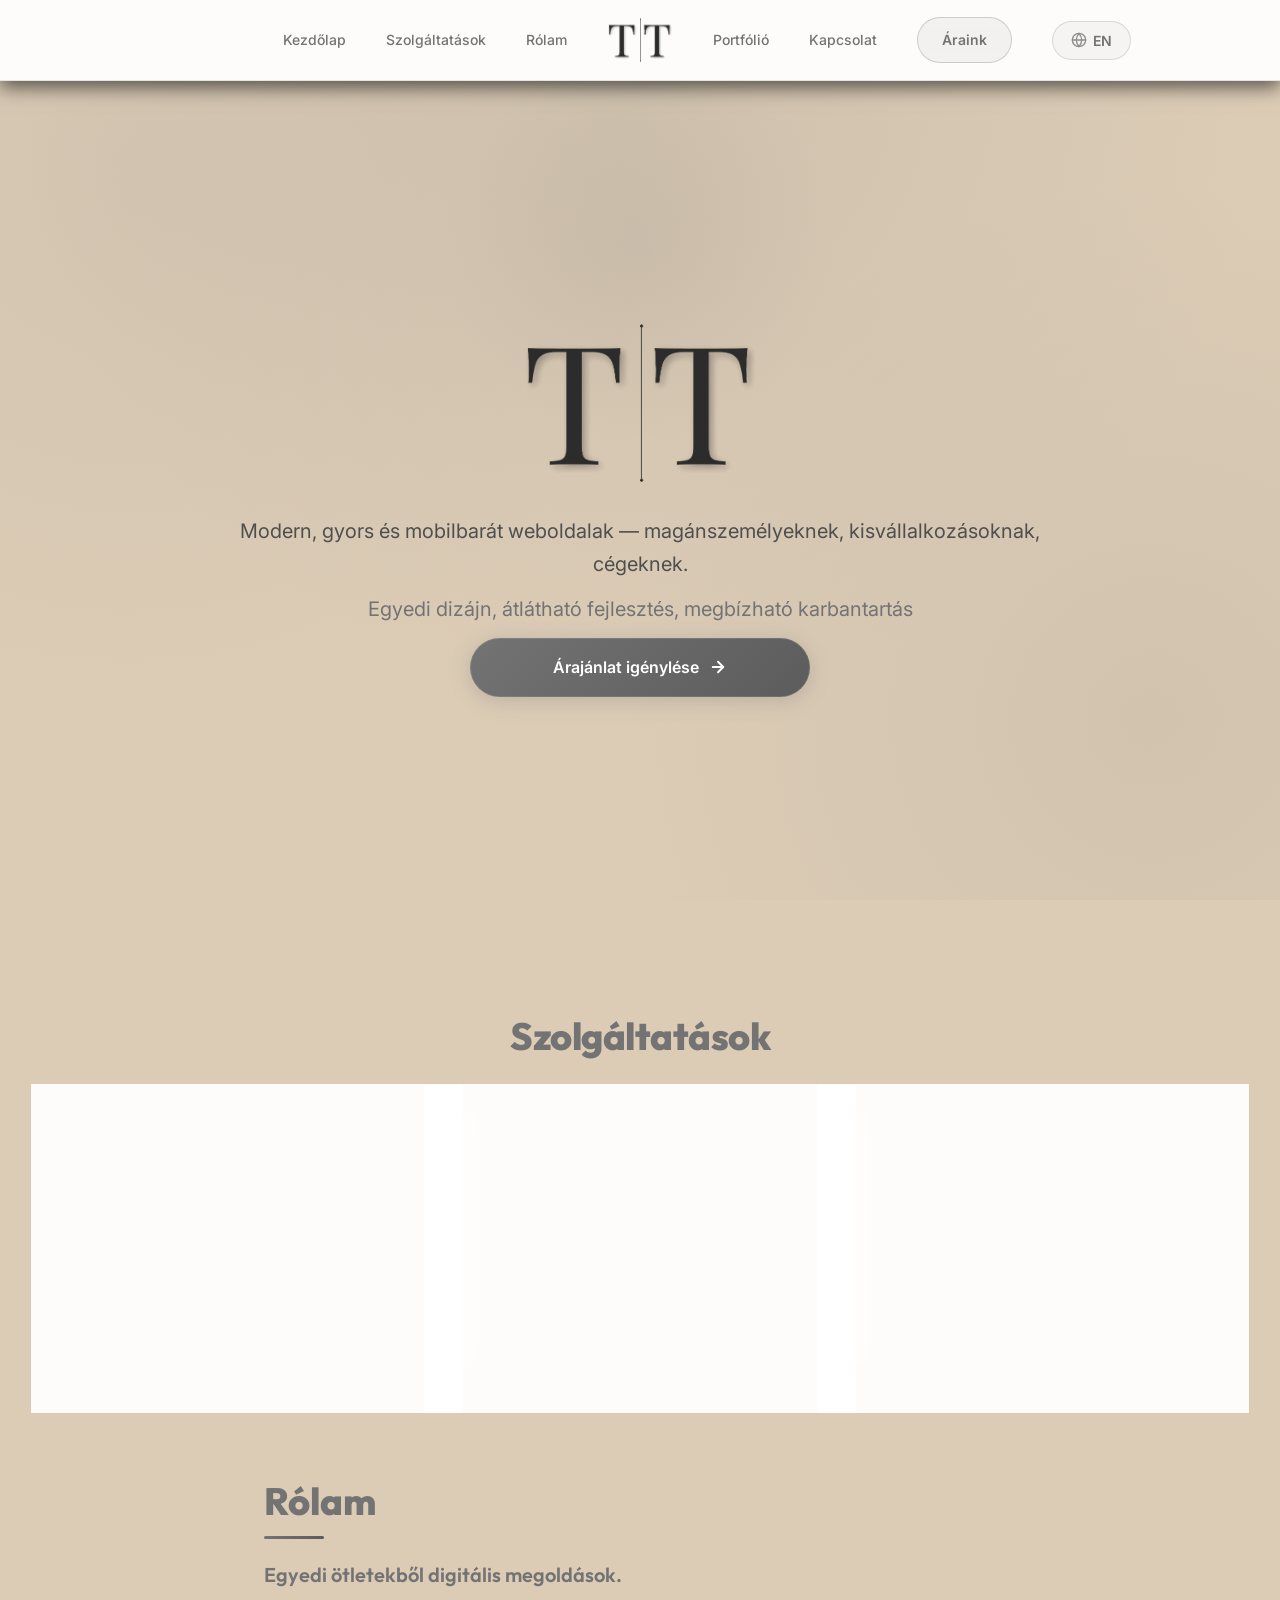
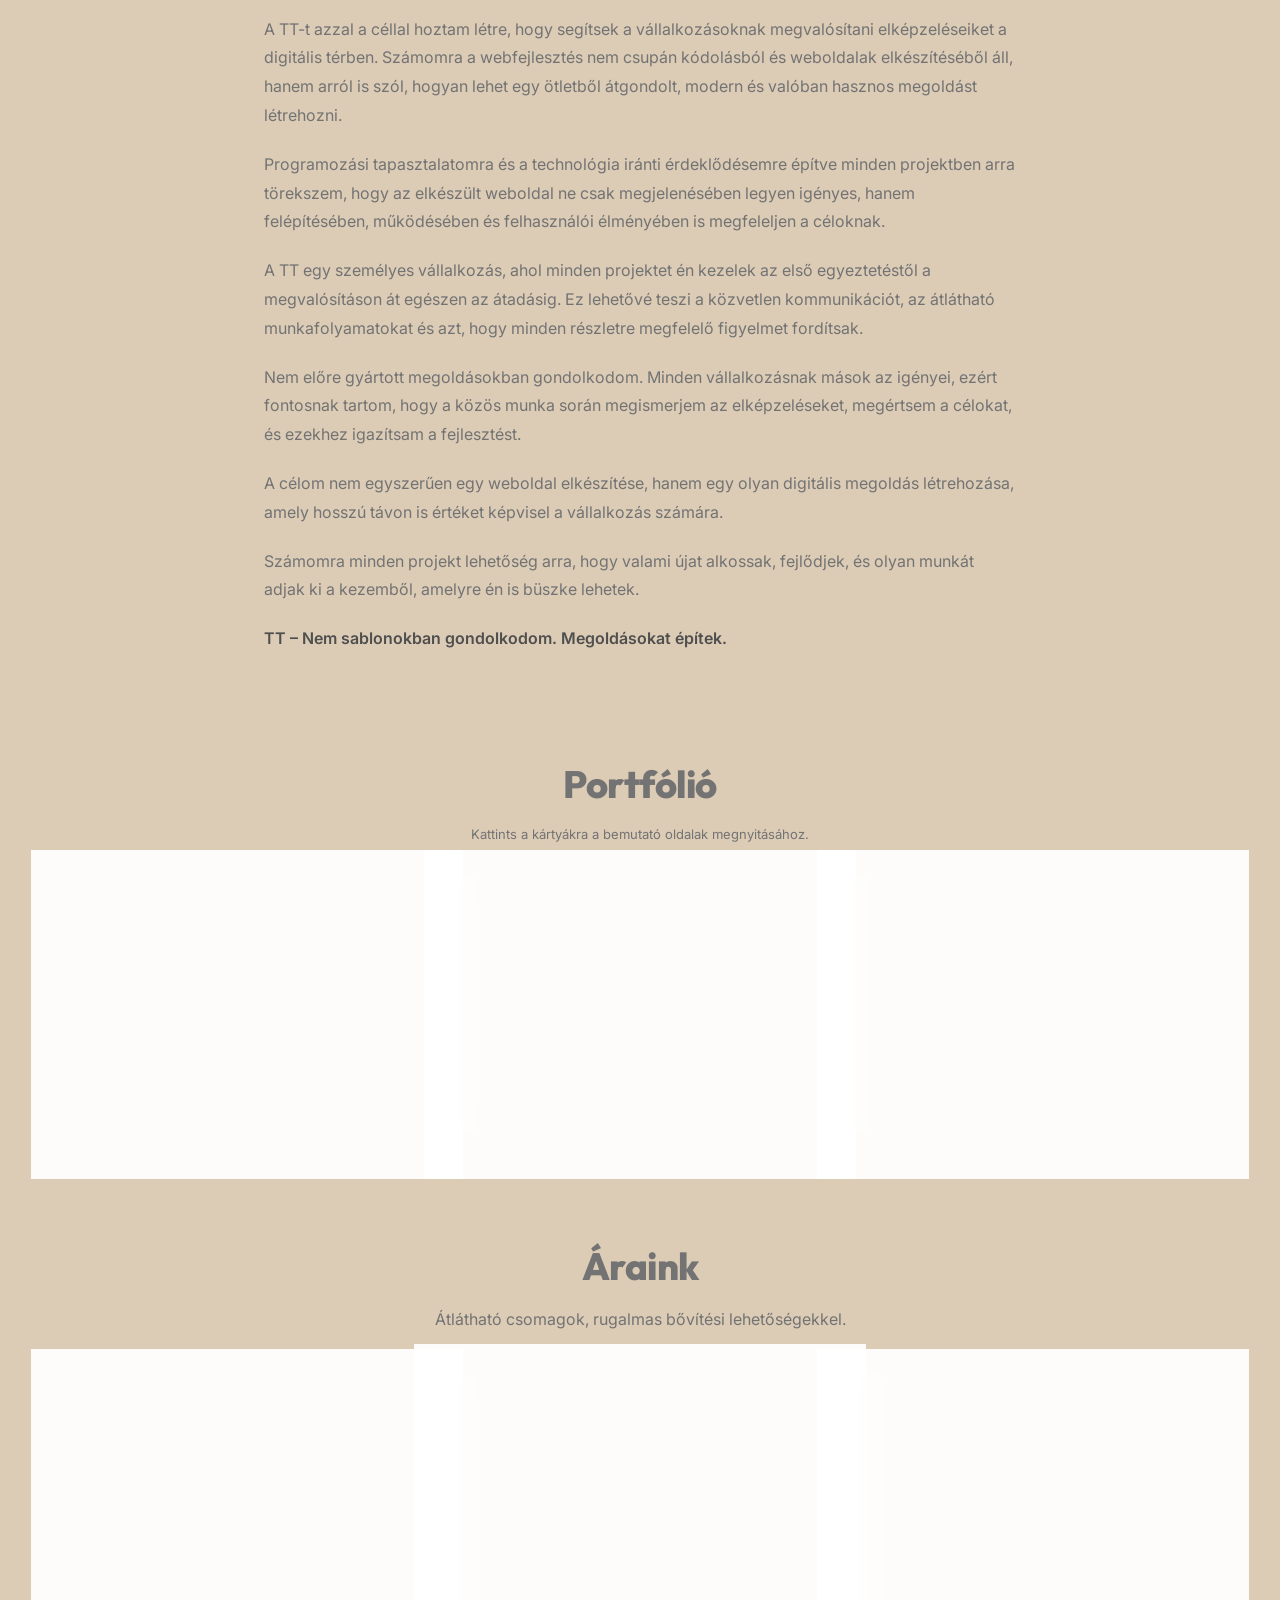
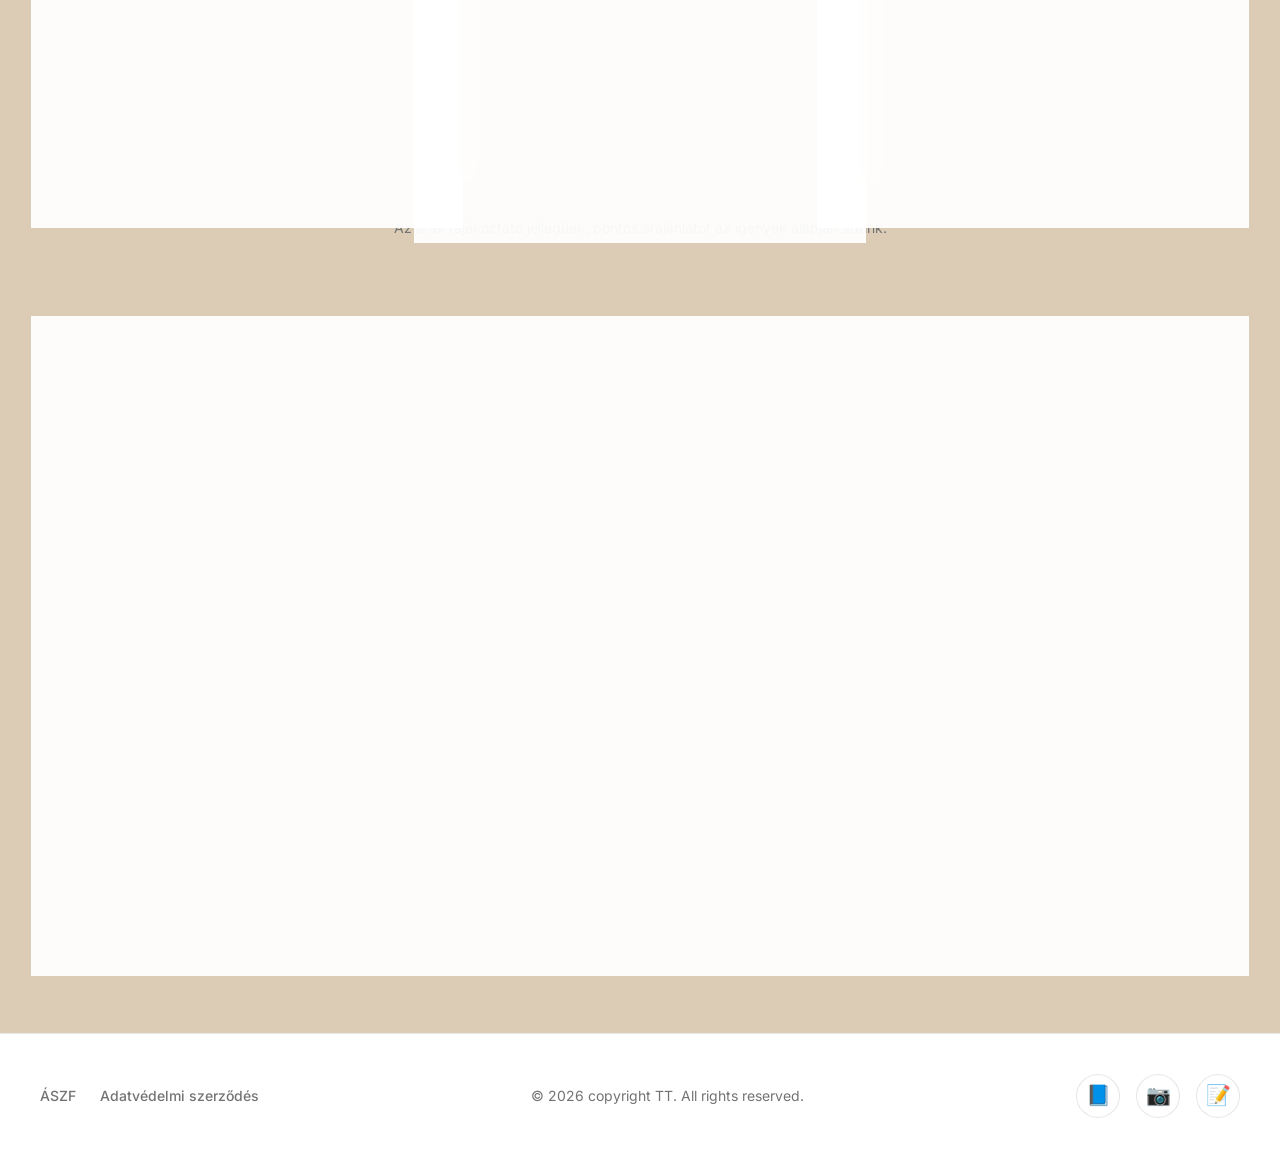
<file: index.html>
<!DOCTYPE html>
<html lang="hu">
<head>
    <meta charset="UTF-8">
    <meta name="viewport" content="width=device-width, initial-scale=1.0">
    <title>TT | Modern Weboldalak & Webfejlesztés</title>
    <meta name="description" content="Egyedi tervezésű, gyors és mobilbarát weboldalak és webshopok készítése és karbantartása. Fiatalos, Z-generációs lendülettel.">
    <link rel="icon" href="/favicon.png" type="image/png">
    <link rel="preconnect" href="https://fonts.googleapis.com">
    <link rel="preconnect" href="https://fonts.gstatic.com" crossorigin>
    <link rel="stylesheet" href="index.css">
</head>
<body>
    
    <nav class="navbar">
        <div class="navbar-container">
            <div class="nav-panel">
            <ul class="nav-group nav-group-left">
                <li class="nav-item">
                    <a href="#home" class="nav-link" data-i18n="nav-home">Kezdőlap</a>
                </li>
                <li class="nav-item">
                    <a href="#services" class="nav-link" data-i18n="nav-services">Szolgáltatások</a>
                </li>
                <li class="nav-item">
                    <a href="#about" class="nav-link" data-i18n="nav-about">Rólam</a>
                </li>
            </ul>
            <ul class="nav-group nav-group-right">
                <li class="nav-item">
                    <a href="#portfolio" class="nav-link" data-i18n="nav-portfolio">Portfólió</a>
                </li>
                <li class="nav-item">
                    <a href="#contact" class="nav-link" data-i18n="nav-contact">Kapcsolat</a>
                </li>
                <li class="nav-item">
                    <a href="#pricing" class="nav-link nav-link-btn" data-i18n="nav-pricing">Áraink</a>
                </li>
                <li class="nav-item">
                    <button class="lang-toggle-btn" aria-label="Nyelvváltás / Language switch" onclick="toggleLanguage()">
                        <svg class="lang-icon" viewBox="0 0 24 24" width="16" height="16" stroke="currentColor" stroke-width="2" fill="none" stroke-linecap="round" stroke-linejoin="round">
                            <circle cx="12" cy="12" r="10"></circle>
                            <line x1="2" y1="12" x2="22" y2="12"></line>
                            <path d="M12 2a15.3 15.3 0 0 1 4 10 15.3 15.3 0 0 1-4 10 15.3 15.3 0 0 1-4-10 15.3 15.3 0 0 1 4-10z"></path>
                        </svg>
                        <span class="lang-text">EN</span>
                    </button>
                </li>
            </ul>
            </div>
            <div class="navbar-logo">
                <a href="#home" class="logo-link" aria-label="TT home">
                    <img src="/logo.png" alt="TT" class="brand-logo">
                </a>
            </div>
            <div class="hamburger" aria-label="Menü megnyitása" role="button" tabindex="0">
                <span></span>
                <span></span>
                <span></span>
            </div>
        </div>
    </nav>

    <section id="home" class="hero">
        <div class="hero-content">
            <img src="/logo.png" alt="TT" class="hero-logo">
            <p data-i18n="hero-desc">Modern, gyors és mobilbarát weboldalak — magánszemélyeknek, kisvállalkozásoknak, cégeknek.</p>
            <p class="hero-subtitle" data-i18n="hero-subtitle">Egyedi dizájn, átlátható fejlesztés, megbízható karbantartás</p>
            <div class="hero-buttons">
                <a href="#contact" class="cta-button">
                    <span data-i18n="hero-cta-primary">Árajánlat igénylése</span>
                    <svg class="cta-icon" viewBox="0 0 24 24" width="18" height="18" stroke="currentColor" stroke-width="2.5" fill="none" stroke-linecap="round" stroke-linejoin="round">
                        <line x1="5" y1="12" x2="19" y2="12"></line>
                        <polyline points="12 5 19 12 12 19"></polyline>
                    </svg>
                </a>
            </div>
        </div>
    </section>

    <section id="services" class="products-preview">
        <h2 data-i18n="services-title">Szolgáltatások</h2>
        <div class="products-grid">
            <div class="product-card">
                <div class="product-image">💻</div>
                <h3 data-i18n="service-1-title">Weboldal készítés</h3>
                <p data-i18n="service-1-desc">Reszponzív, Modern és gyors weboldalak egyedi igényekre.</p>
            </div>
            <div class="product-card">
                <div class="product-image">🛒</div>
                <h3 data-i18n="service-2-title">Webshopok</h3>
                <p data-i18n="service-2-desc">Teljes körű e-kereskedelmi megoldások, biztonságos fizetéssel.</p>
            </div>
            <div class="product-card">
                <div class="product-image">⚙️</div>
                <h3 data-i18n="service-3-title">Karbantartás</h3>
                <p data-i18n="service-3-desc">Frissítések, biztonsági mentések és folyamatos támogatás.</p>
            </div>
        </div>
    </section>

    <section id="about" class="about-section">
        <div class="about-container">
            <div class="about-text-content">
                <h2 data-i18n="about-title">Rólam</h2>
                <p class="about-lead" data-i18n="about-lead">Egyedi ötletekből digitális megoldások.</p>
                <p data-i18n="about-p1">A TT-t azzal a céllal hoztam létre, hogy segítsek a vállalkozásoknak megvalósítani elképzeléseiket a digitális térben. Számomra a webfejlesztés nem csupán kódolásból és weboldalak elkészítéséből áll, hanem arról is szól, hogyan lehet egy ötletből átgondolt, modern és valóban hasznos megoldást létrehozni.</p>
                <p data-i18n="about-p2">Programozási tapasztalatomra és a technológia iránti érdeklődésemre építve minden projektben arra törekszem, hogy az elkészült weboldal ne csak megjelenésében legyen igényes, hanem felépítésében, működésében és felhasználói élményében is megfeleljen a céloknak.</p>
                <p data-i18n="about-p3">A TT egy személyes vállalkozás, ahol minden projektet én kezelek az első egyeztetéstől a megvalósításon át egészen az átadásig. Ez lehetővé teszi a közvetlen kommunikációt, az átlátható munkafolyamatokat és azt, hogy minden részletre megfelelő figyelmet fordítsak.</p>
                <p data-i18n="about-p4">Nem előre gyártott megoldásokban gondolkodom. Minden vállalkozásnak mások az igényei, ezért fontosnak tartom, hogy a közös munka során megismerjem az elképzeléseket, megértsem a célokat, és ezekhez igazítsam a fejlesztést.</p>
                <p data-i18n="about-p5">A célom nem egyszerűen egy weboldal elkészítése, hanem egy olyan digitális megoldás létrehozása, amely hosszú távon is értéket képvisel a vállalkozás számára.</p>
                <p data-i18n="about-p6">Számomra minden projekt lehetőség arra, hogy valami újat alkossak, fejlődjek, és olyan munkát adjak ki a kezemből, amelyre én is büszke lehetek.</p>
                <p class="about-tagline" data-i18n="about-tagline">TT – Nem sablonokban gondolkodom. Megoldásokat építek.</p>
            </div>
        </div>
    </section>

    <section id="portfolio" class="products-preview portfolio-preview">
        <h2 data-i18n="portfolio-title">Portfólió</h2>
        <p class="portfolio-hint" data-i18n="portfolio-hint">Kattints a kártyákra a bemutató oldalak megnyitásához.</p>
        <div class="products-grid">
            <a href="/RORA" class="product-card product-card-link">
                <div class="product-image">🌐</div>
                <h3 data-i18n="port-1-title">Vállalati weboldal</h3>
                <p data-i18n="port-1-desc">Bemutató oldal nagyvállalati stílusban.</p>
            </a>
            <div class="product-card">
                <div class="product-image">🏪</div>
                <h3 data-i18n="port-2-title">Kisbolt webshop</h3>
                <p data-i18n="port-2-desc">Egyszerű termékfeltöltés és modern vásárlói élmény.</p>
            </div>
            <div class="product-card">
                <div class="product-image">🎯</div>
                <h3 data-i18n="port-3-title">Landing oldal</h3>
                <p data-i18n="port-3-desc">Konverzió-optimalizált kampányoldalak.</p>
            </div>
        </div>
    </section>

    <section id="pricing" class="products-preview pricing">
        <h2 data-i18n="pricing-title">Áraink</h2>
        <p class="pricing-subtitle" data-i18n="pricing-subtitle">Átlátható csomagok, rugalmas bővítési lehetőségekkel.</p>
        <div class="products-grid">
            <div class="product-card">
                <div class="product-image">🚀</div>
                <h3 data-i18n="price-1-title">Starter</h3>
                <div class="price" data-i18n="price-1-val">100 000 Ft-tól</div>
                <ul class="price-features">
                    <li data-i18n="price-1-f1">1-3 oldalas bemutatkozó oldal</li>
                    <li data-i18n="price-1-f2">Mobilbarát, gyors betöltés</li>
                    <li data-i18n="price-1-f3">Alap SEO beállítások</li>
                </ul>
            </div>
            <div class="product-card popular">
                <div class="product-image">✨</div>
                <h3 data-i18n="price-2-title">Standard</h3>
                <div class="price" data-i18n="price-2-val">149 000 Ft-tól</div>
                <ul class="price-features">
                    <li data-i18n="price-2-f1">5-8 aloldal, egyedi dizájn</li>
                    <li data-i18n="price-2-f2">Kapcsolati űrlap és térkép</li>
                    <li data-i18n="price-2-f3">Adminisztrációs útmutató</li>
                </ul>
            </div>
            <div class="product-card">
                <div class="product-image">🏆</div>
                <h3 data-i18n="price-3-title">Premium</h3>
                <div class="price" data-i18n="price-3-val">299 000 Ft-tól</div>
                <ul class="price-features">
                    <li data-i18n="price-3-f1">Teljes arculati tervezés</li>
                    <li data-i18n="price-3-f2">Komplex funkciók és integrációk</li>
                    <li data-i18n="price-3-f3">Prémium karbantartási opciók</li>
                </ul>
            </div>
        </div>
        <p class="pricing-note" data-i18n="pricing-note">Az árak tájékoztató jellegűek, pontos árajánlatot az igények alapján adunk.</p>
    </section>

    <section id="contact" class="contact-section">
        <div class="contact-container">
            <div class="contact-info">
                <h2 data-i18n="contact-title">Kapcsolat</h2>
                <p class="contact-description" data-i18n="contact-desc">Küldj e-mailt az igényeiddel, vagy töltsd ki az űrlapot, és 24 órán belül válaszolunk.</p>
                
                <div class="contact-details">
                    <div class="contact-item">
                        <div class="contact-icon">📧</div>
                        <div>
                            <h4 data-i18n="contact-det1-title">E-mail cím</h4>
                            <a href="mailto:ttrefta@outlook.com">ttrefta@outlook.com</a>
                        </div>
                    </div>
                    <div class="contact-item">
                        <div class="contact-icon">📞</div>
                        <div>
                            <h4 data-i18n="contact-phone-title">Telefonszám</h4>
                            <a href="tel:+36304248125">+36 30 424 8125</a>
                        </div>
                    </div>
                </div>
            </div>
            
            <div class="contact-form-container">
                <form action="https://formsubmit.co/ttrefta@outlook.com" method="POST" class="contact-form">
                    <input type="hidden" name="_subject" value="✉️ Új üzenet a TT weboldalról">
                    <input type="hidden" name="_next" value="https://www.trefta.com/">
                    
                    <div class="form-group">
                        <label for="form-name" data-i18n="form-name-label">Név</label>
                        <input type="text" id="form-name" name="name" placeholder="Kovács János" data-i18n-placeholder="form-name-ph" required>
                    </div>
                    <div class="form-group">
                        <label for="form-email" data-i18n="form-email-label">E-mail cím</label>
                        <input type="email" id="form-email" name="email" placeholder="janos@pelda.hu" data-i18n-placeholder="form-email-ph" required>
                    </div>
                    <div class="form-group">
                        <label for="form-message" data-i18n="form-message-label">Üzenet / Igények</label>
                        <textarea id="form-message" name="message" rows="4" placeholder="Írd le röviden a projektet..." data-i18n-placeholder="form-message-ph" required></textarea>
                    </div>
                    <button type="submit" class="submit-button" data-i18n="form-submit">Üzenet küldése</button>
                </form>
            </div>
        </div>
    </section>
    
    <footer class="footer">
        <div class="footer-content">
            <div class="footer-legal">
                <a href="aszf.pdf" class="footer-link" target="_blank" rel="noopener noreferrer" data-i18n="footer-gtc">ÁSZF</a>
                <a href="adatvedelmi.pdf" class="footer-link" target="_blank" rel="noopener noreferrer" data-i18n="footer-privacy">Adatvédelmi szerződés</a>
            </div>
            <p>&copy; 2026 copyright TT. All rights reserved.</p>
            <div class="social-links">
                <a href="https://www.facebook.com/profile.php?id=61587769874126" target="_blank" rel="noopener noreferrer" class="social-link" aria-label="Facebook">
                    📘
                </a>
                <a href="https://www.instagram.com/shadowwsite" target="_blank" rel="noopener noreferrer" class="social-link" aria-label="Instagram">
                    📷
                </a>
                <a href="/blog/" class="social-link" aria-label="Blog">
                    📝
                </a>
            </div>
        </div>
    </footer>

    <script src="index.js"></script>
</body>
</html>
</file>
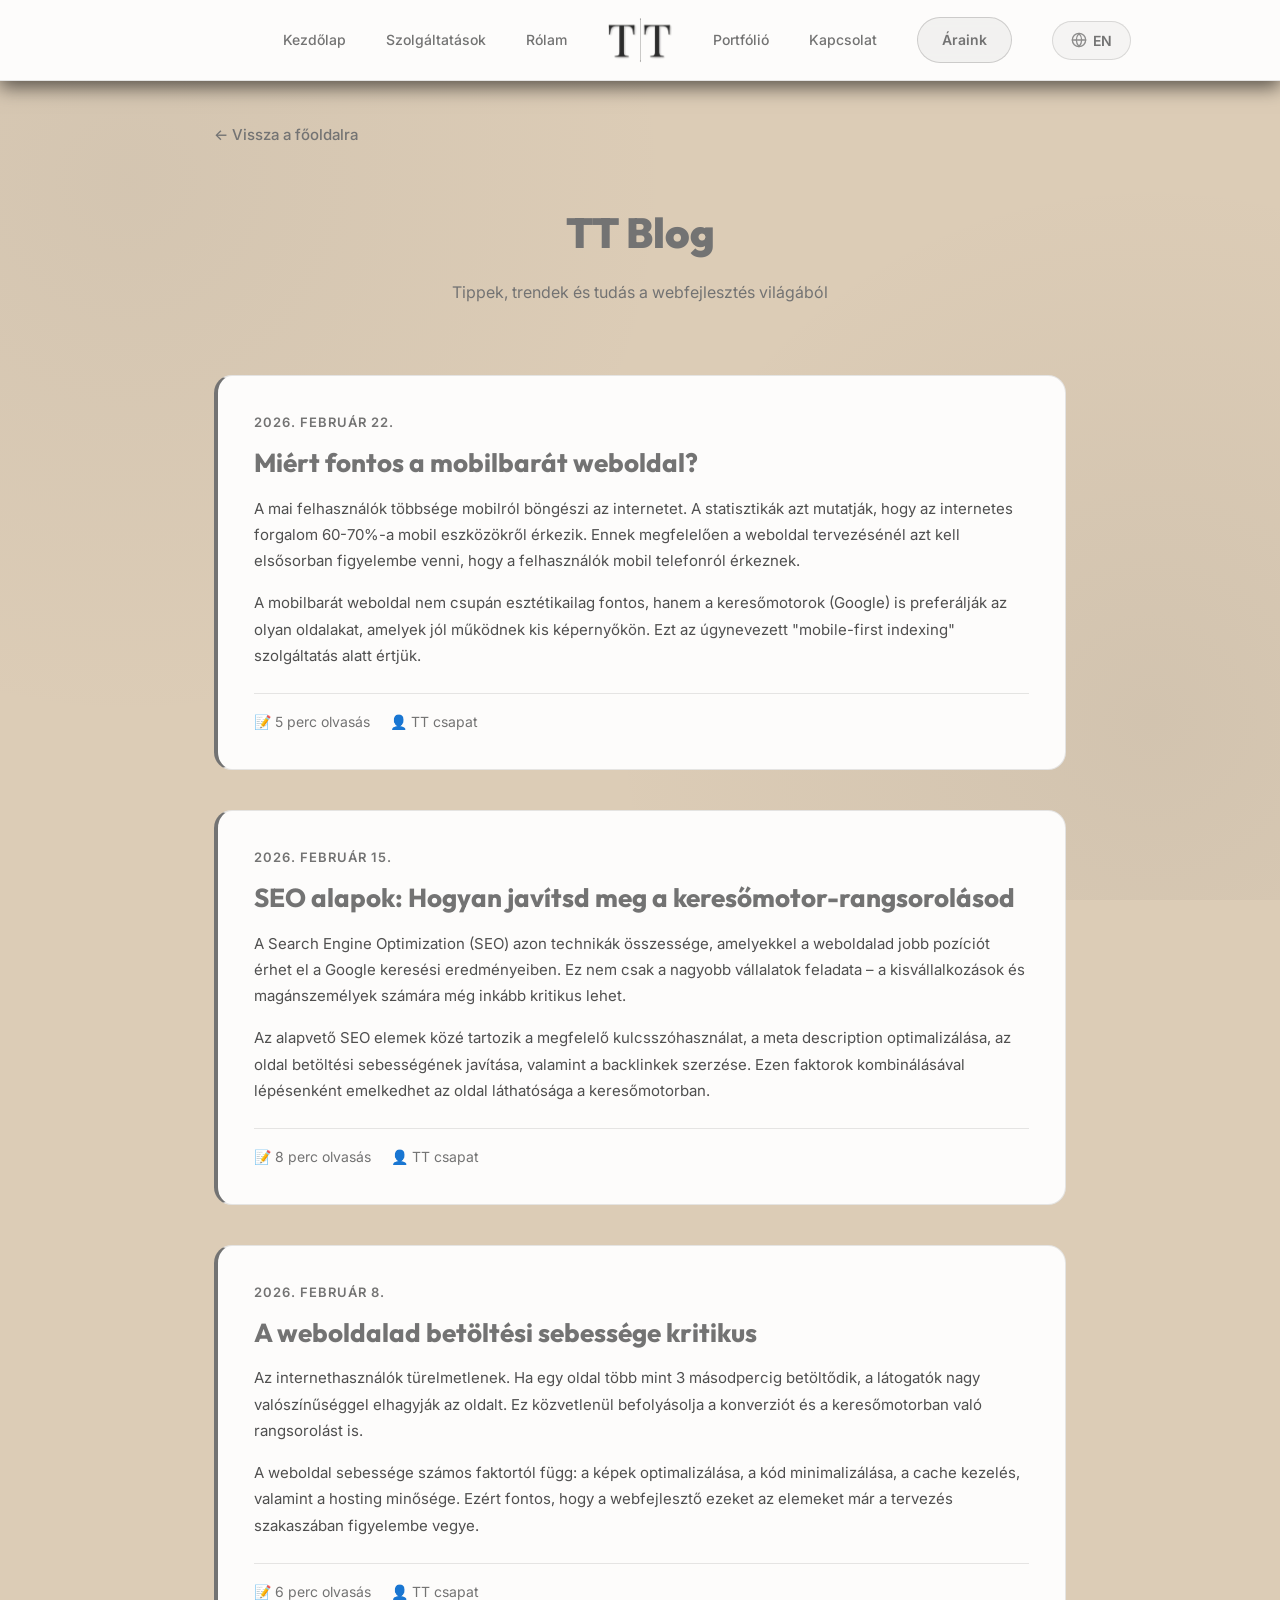
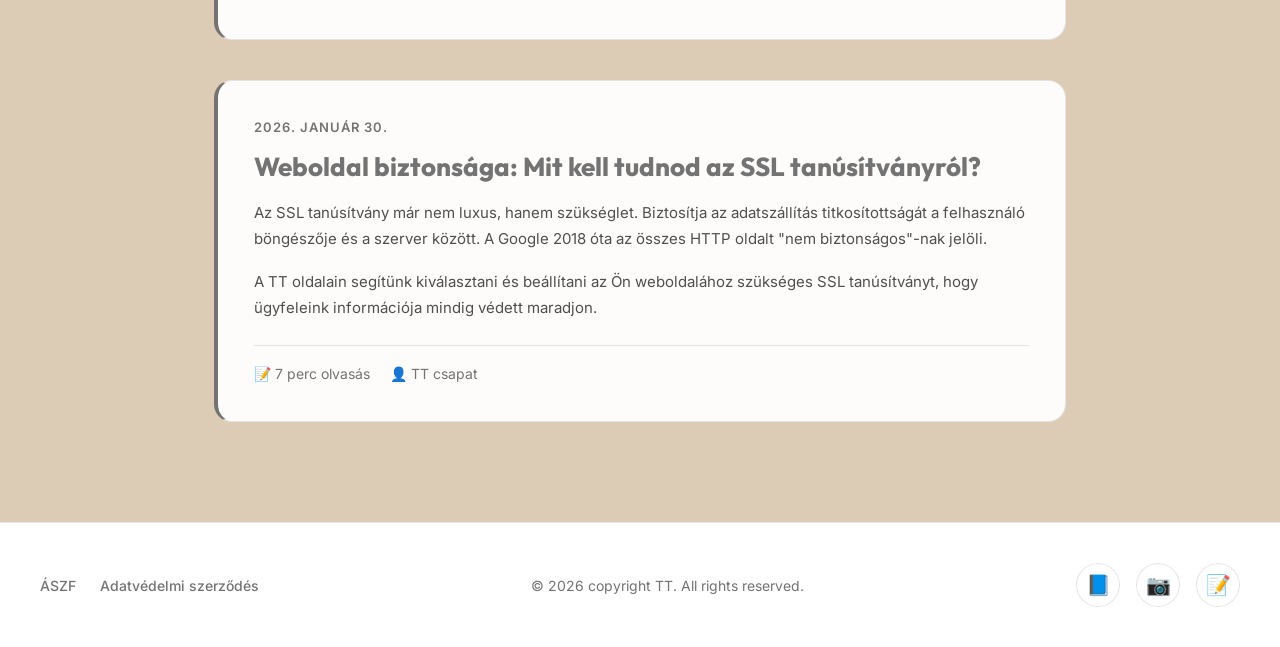
<file: blog/index.html>
<!DOCTYPE html>
<html lang="hu">
<head>
    <meta charset="UTF-8">
    <meta name="viewport" content="width=device-width, initial-scale=1.0">
    <title>Blog - TT</title>
    <link rel="icon" href="/favicon.png" type="image/png">
    <meta name="description" content="Szakmai cikkek, tippek és trendek a modern webfejlesztés, SEO és reszponzív webdesign világából.">
    <link rel="preconnect" href="https://fonts.googleapis.com">
    <link rel="preconnect" href="https://fonts.gstatic.com" crossorigin>
    <link rel="canonical" href="https://www.trefta.com/blog/">
    <link rel="stylesheet" href="/index.css">
    <style>
        .blog-container {
            max-width: 900px;
            margin: 40px auto;
            padding: 0 24px;
        }

        .blog-header {
            text-align: center;
            margin-bottom: 50px;
            padding: 20px 0;
        }

        .blog-header h1 {
            font-family: var(--font-title);
            font-size: 42px;
            font-weight: 850;
            margin-bottom: 12px;
            color: #737373;
            background: none;
            -webkit-text-fill-color: #737373;
        }

        .blog-header p {
            color: var(--muted);
            font-size: 16px;
        }

        .blog-posts {
            display: flex;
            flex-direction: column;
            gap: 40px;
        }

        .blog-post {
            background: var(--panel);
            backdrop-filter: blur(12px);
            -webkit-backdrop-filter: blur(12px);
            border-radius: 18px;
            padding: 36px;
            border: 1px solid var(--border);
            border-left: 4px solid var(--primary-color);
            transition: all 0.3s ease;
        }

        .blog-post:hover {
            transform: translateY(-4px);
            border-color: rgba(var(--primary-rgb), 0.2);
            box-shadow: 0 15px 35px -10px rgba(0, 0, 0, 0.6), var(--glow-shadow);
        }

        .blog-post-date {
            color: var(--primary-color);
            font-size: 13px;
            font-weight: 600;
            margin-bottom: 12px;
            text-transform: uppercase;
            letter-spacing: 1px;
        }

        .blog-post h2 {
            font-family: var(--font-title);
            color: var(--white);
            font-size: 26px;
            font-weight: 750;
            margin-bottom: 16px;
            line-height: 1.3;
        }

        .blog-post p {
            color: var(--text-color);
            line-height: 1.75;
            margin-bottom: 16px;
            font-size: 15px;
        }

        .blog-post-meta {
            display: flex;
            gap: 20px;
            color: var(--muted);
            font-size: 14px;
            margin-top: 24px;
            border-top: 1px solid var(--border);
            padding-top: 16px;
        }

        .read-more {
            color: var(--primary-color);
            text-decoration: none;
            font-weight: 600;
            margin-top: 15px;
            display: inline-block;
            transition: color 0.3s ease;
        }

        .read-more:hover {
            color: var(--white);
        }

        .back-link {
            display: inline-flex;
            align-items: center;
            margin-bottom: 30px;
            color: var(--muted);
            text-decoration: none;
            font-weight: 500;
            transition: color 0.3s ease;
            font-size: 15px;
            gap: 6px;
        }

        .back-link:hover {
            color: var(--white);
        }

        @media (max-width: 768px) {
            .blog-header h1 {
                font-size: 32px;
            }

            .blog-post {
                padding: 24px;
            }

            .blog-post h2 {
                font-size: 22px;
            }
        }
    </style>
</head>
<body>
    <nav class="navbar">
        <div class="navbar-container">
            <div class="nav-panel">
            <ul class="nav-group nav-group-left">
                <li class="nav-item">
                    <a href="/#home" class="nav-link" data-i18n="nav-home">Kezdőlap</a>
                </li>
                <li class="nav-item">
                    <a href="/#services" class="nav-link" data-i18n="nav-services">Szolgáltatások</a>
                </li>
                <li class="nav-item">
                    <a href="/#about" class="nav-link" data-i18n="nav-about">Rólam</a>
                </li>
            </ul>
            <ul class="nav-group nav-group-right">
                <li class="nav-item">
                    <a href="/#portfolio" class="nav-link" data-i18n="nav-portfolio">Portfólió</a>
                </li>
                <li class="nav-item">
                    <a href="/#contact" class="nav-link" data-i18n="nav-contact">Kapcsolat</a>
                </li>
                <li class="nav-item">
                    <a href="/#pricing" class="nav-link nav-link-btn" data-i18n="nav-pricing">Áraink</a>
                </li>
                <li class="nav-item">
                    <button class="lang-toggle-btn" aria-label="Nyelvváltás / Language switch" onclick="toggleLanguage()">
                        <svg class="lang-icon" viewBox="0 0 24 24" width="16" height="16" stroke="currentColor" stroke-width="2" fill="none" stroke-linecap="round" stroke-linejoin="round">
                            <circle cx="12" cy="12" r="10"></circle>
                            <line x1="2" y1="12" x2="22" y2="12"></line>
                            <path d="M12 2a15.3 15.3 0 0 1 4 10 15.3 15.3 0 0 1-4 10 15.3 15.3 0 0 1-4-10 15.3 15.3 0 0 1 4-10z"></path>
                        </svg>
                        <span class="lang-text">EN</span>
                    </button>
                </li>
            </ul>
            </div>
            <div class="navbar-logo">
                <a href="/" class="logo-link" aria-label="TT home">
                    <img src="/logo.png" alt="TT" class="brand-logo">
                </a>
            </div>
            <div class="hamburger" aria-label="Menü megnyitása" role="button" tabindex="0">
                <span></span>
                <span></span>
                <span></span>
            </div>
        </div>
    </nav>

    <div class="blog-container">
        <a href="/" class="back-link" data-i18n="blog-back">← Vissza a főoldalra</a>
        
        <div class="blog-header">
            <h1 data-i18n="blog-title">TT Blog</h1>
            <p data-i18n="blog-subtitle">Tippek, trendek és tudás a webfejlesztés világából</p>
        </div>

        <div class="blog-posts">
            <article class="blog-post">
                <div class="blog-post-date" data-i18n="blog-p1-date">2026. február 22.</div>
                <h2 data-i18n="blog-p1-title">Miért fontos a mobilbarát weboldal?</h2>
                <p data-i18n="blog-p1-desc1">A mai felhasználók többsége mobilről böngészi az internetetet. A statisztikák azt mutatják, hogy az internetes forgalom 60-70%-a mobil eszközökről érkezik. Ennek megfelelően a weboldal tervezésénél azt kell elsősorban figyelembe venni, hogy a felhasználók mobil telefonról érkeznek.</p>
                <p data-i18n="blog-p1-desc2">A mobilbarát weboldal nem csupán esztétikailag fontos, hanem a keresőmotorok (Google) is preferálják az olyan oldalakat, amelyek jól működnek kis képernyőkön. Ezt az úgynevezett "mobile-first indexing" szolgáltatás alatt értjük.</p>
                <div class="blog-post-meta">
                    <span data-i18n="blog-p1-read">📝 5 perc olvasás</span>
                    <span data-i18n="blog-p1-team">👤 TT csapat</span>
                </div>
            </article>

            <article class="blog-post">
                <div class="blog-post-date" data-i18n="blog-p2-date">2026. február 15.</div>
                <h2 data-i18n="blog-p2-title">SEO alapok: Hogyan javítsd meg a keresőmotor-rangsorolásod</h2>
                <p data-i18n="blog-p2-desc1">A Search Engine Optimization (SEO) azon technikák összessége, amelyekkel a weboldalad jobb pozíciót érhet el a Google keresési eredményeiben. Ez nem csak a nagyobb vállalatok feladata – a kisvállalkozások és magánszemélyek számára még inkább kritikus lehet.</p>
                <p data-i18n="blog-p2-desc2">Az alapvető SEO elemek közé tartozik a megfelelő kulcsszóhasználat, a meta description optimalizálása, az oldal betöltési sebességének javítása, valamint a backlinlek szerzése. Ezen faktorok kombinálásával lépésenként emelkedhet az oldal láthatósága a keresőmotorban.</p>
                <div class="blog-post-meta">
                    <span data-i18n="blog-p2-read">📝 8 perc olvasás</span>
                    <span data-i18n="blog-p2-team">👤 TT csapat</span>
                </div>
            </article>

            <article class="blog-post">
                <div class="blog-post-date" data-i18n="blog-p3-date">2026. február 8.</div>
                <h2 data-i18n="blog-p3-title">A weboldalad betöltési sebessége kritikus</h2>
                <p data-i18n="blog-p3-desc1">Az internethasználók türelmetlenek. Ha egy oldal több mint 3 másodpercig betöltődik, a látogatók nagy valószínűséggel elhagyják az oldalt. Ez közvetlenül befolyásolja a konverziót és a keresőmotorban való rangsorolást is.</p>
                <p data-i18n="blog-p3-desc2">A weboldal sebessége számos faktortól függ: a képek optimalizálása, a kód minimalizálása, a cache kezelés, valamint a hosting minősége. Ezért fontos, hogy a webfejlesztő ezeket az elemeket már a tervezés szakaszában figyelembe vegye.</p>
                <div class="blog-post-meta">
                    <span data-i18n="blog-p3-read">📝 6 perc olvasás</span>
                    <span data-i18n="blog-p3-team">👤 TT csapat</span>
                </div>
            </article>

            <article class="blog-post">
                <div class="blog-post-date" data-i18n="blog-p4-date">2026. január 30.</div>
                <h2 data-i18n="blog-p4-title">Weboldal biztonsága: Mit kell tudnod a SSL tanúsítványról?</h2>
                <p data-i18n="blog-p4-desc1">Az SSL tanúsítvány már nem luxus, hanem szükséglet. Biztosítja az adatszállítás titkosítottságát a felhasználó böngészője és a szerver között. A Google 2018 óta az összes HTTP oldalt "nem biztonságos"-nak jelöli.</p>
                <p data-i18n="blog-p4-desc2">A TT oldalain segítünk kiválasztani és beállítani az Ön weboldalához szükséges SSL tanúsítványt, hogy ügyfeleink információja mindig védett maradjon.</p>
                <div class="blog-post-meta">
                    <span data-i18n="blog-p4-read">📝 7 perc olvasás</span>
                    <span data-i18n="blog-p4-team">👤 TT csapat</span>
                </div>
            </article>
        </div>
    </div>

    <footer class="footer">
        <div class="footer-content">
            <div class="footer-legal">
                <a href="/aszf.pdf" class="footer-link" target="_blank" rel="noopener noreferrer" data-i18n="footer-gtc">ÁSZF</a>
                <a href="/adatvedelmi.pdf" class="footer-link" target="_blank" rel="noopener noreferrer" data-i18n="footer-privacy">Adatvédelmi szerződés</a>
            </div>
            <p>&copy; 2026 copyright TT. All rights reserved.</p>
            <div class="social-links">
                <a href="https://www.facebook.com/profile.php?id=61587769874126" target="_blank" rel="noopener noreferrer" class="social-link" aria-label="Facebook">
                    📘
                </a>
                <a href="https://www.instagram.com/shadowwsite" target="_blank" rel="noopener noreferrer" class="social-link" aria-label="Instagram">
                    📷
                </a>
                <a href="/blog/" class="social-link" aria-label="Blog">
                    📝
                </a>
            </div>
        </div>
    </footer>

    <script src="/index.js"></script>
</body>
</html>
</file>
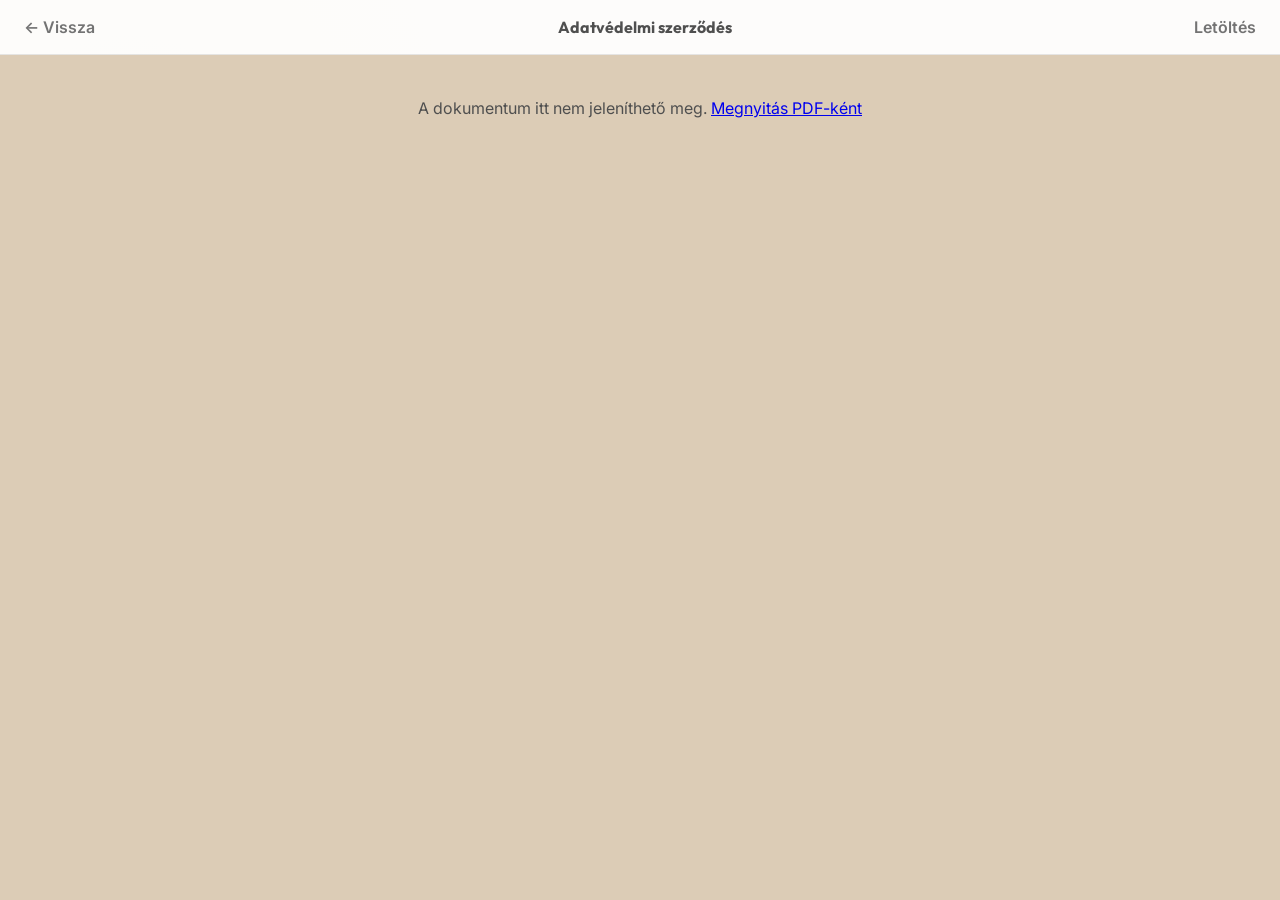
<file: website/adatvedelmi/index.html>
<!DOCTYPE html>
<html lang="hu">
<head>
    <script id="Cookiebot" src="https://consent.cookiebot.com/uc.js" data-cbid="47a95990-d9e5-43bd-94a2-f0a392b7114c" data-blockingmode="auto" type="text/javascript"></script>
    <meta charset="UTF-8">
    <meta name="viewport" content="width=device-width, initial-scale=1.0">
    <title>Adatvédelmi szerződés | TT</title>
    <meta name="description" content="A TT adatvédelmi tájékoztatója.">
    <link rel="icon" href="/favicon.png" type="image/png">
    <link rel="canonical" href="https://www.trefta.com/adatvedelmi/">
    <link rel="stylesheet" href="/index.css">
    <style>
        .doc-wrap {
            min-height: 100vh;
            display: flex;
            flex-direction: column;
        }

        .doc-bar {
            display: flex;
            align-items: center;
            justify-content: space-between;
            gap: 16px;
            padding: 14px 24px;
            background: var(--panel);
            border-bottom: 1px solid var(--border);
        }

        .doc-bar a {
            color: var(--primary-color);
            text-decoration: none;
            font-weight: 600;
        }

        .doc-bar span {
            font-family: var(--font-title);
            font-weight: 700;
            color: var(--text-color);
        }

        .doc-frame {
            flex: 1;
            width: 100%;
            min-height: calc(100vh - 56px);
            border: 0;
            background: var(--bg);
        }

        .doc-fallback {
            padding: 40px 24px;
            text-align: center;
        }
    </style>
</head>
<body>
    <div class="doc-wrap">
        <header class="doc-bar">
            <a href="/">← Vissza</a>
            <span>Adatvédelmi szerződés</span>
            <a href="/adatvedelmi.pdf">Letöltés</a>
        </header>
        <object class="doc-frame" data="/adatvedelmi.pdf" type="application/pdf">
            <p class="doc-fallback">A dokumentum itt nem jeleníthető meg. <a href="/adatvedelmi.pdf">Megnyitás PDF-ként</a></p>
        </object>
    </div>
</body>
</html>
</file>
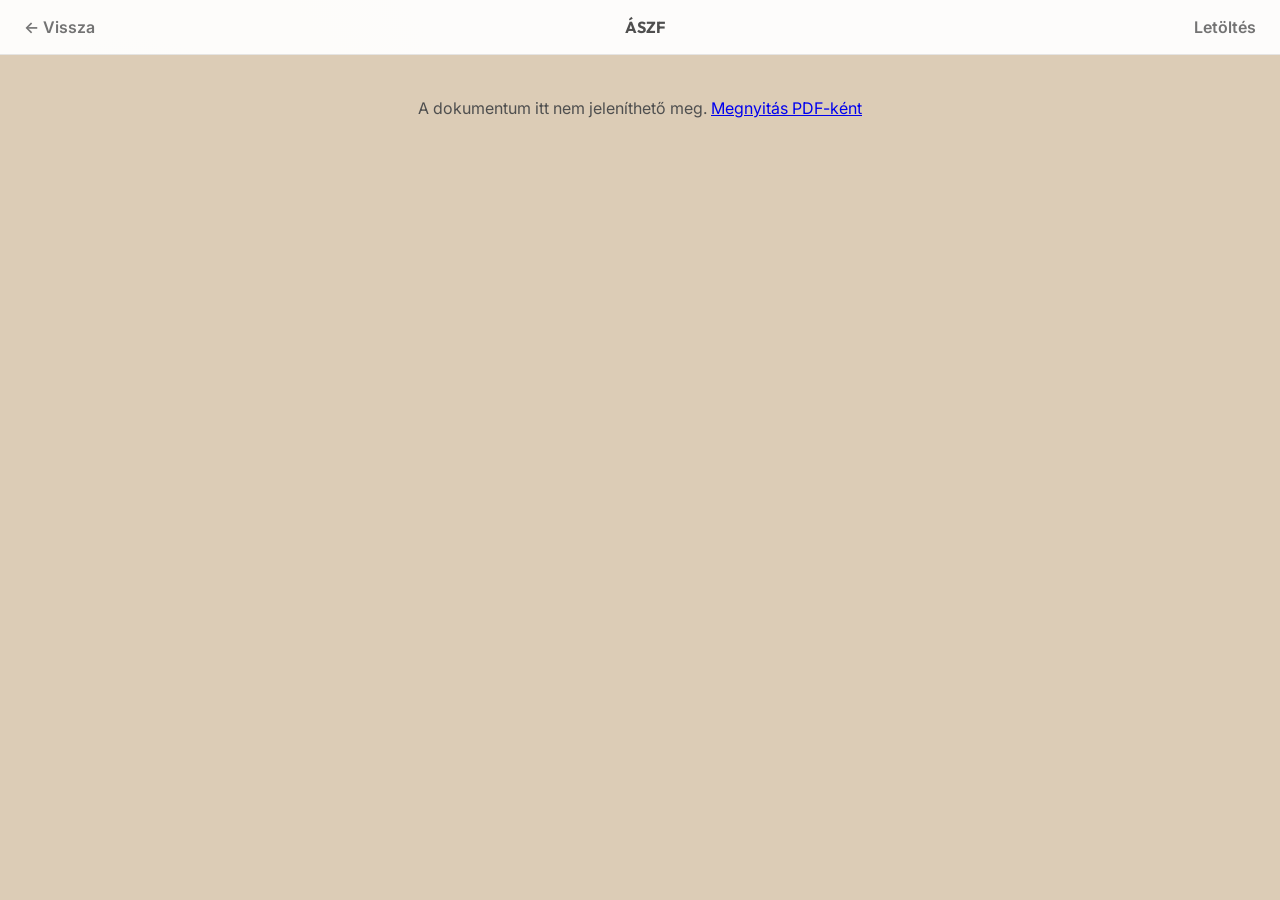
<file: website/aszf/index.html>
<!DOCTYPE html>
<html lang="hu">
<head>
    <script id="Cookiebot" src="https://consent.cookiebot.com/uc.js" data-cbid="47a95990-d9e5-43bd-94a2-f0a392b7114c" data-blockingmode="auto" type="text/javascript"></script>
    <meta charset="UTF-8">
    <meta name="viewport" content="width=device-width, initial-scale=1.0">
    <title>ÁSZF | TT</title>
    <meta name="description" content="A TT általános szerződési feltételei.">
    <link rel="icon" href="/favicon.png" type="image/png">
    <link rel="canonical" href="https://www.trefta.com/aszf/">
    <link rel="stylesheet" href="/index.css">
    <style>
        .doc-wrap {
            min-height: 100vh;
            display: flex;
            flex-direction: column;
        }

        .doc-bar {
            display: flex;
            align-items: center;
            justify-content: space-between;
            gap: 16px;
            padding: 14px 24px;
            background: var(--panel);
            border-bottom: 1px solid var(--border);
        }

        .doc-bar a {
            color: var(--primary-color);
            text-decoration: none;
            font-weight: 600;
        }

        .doc-bar span {
            font-family: var(--font-title);
            font-weight: 700;
            color: var(--text-color);
        }

        .doc-frame {
            flex: 1;
            width: 100%;
            min-height: calc(100vh - 56px);
            border: 0;
            background: var(--bg);
        }

        .doc-fallback {
            padding: 40px 24px;
            text-align: center;
        }
    </style>
</head>
<body>
    <div class="doc-wrap">
        <header class="doc-bar">
            <a href="/">← Vissza</a>
            <span>ÁSZF</span>
            <a href="/aszf.pdf">Letöltés</a>
        </header>
        <object class="doc-frame" data="/aszf.pdf" type="application/pdf">
            <p class="doc-fallback">A dokumentum itt nem jeleníthető meg. <a href="/aszf.pdf">Megnyitás PDF-ként</a></p>
        </object>
    </div>
</body>
</html>
</file>
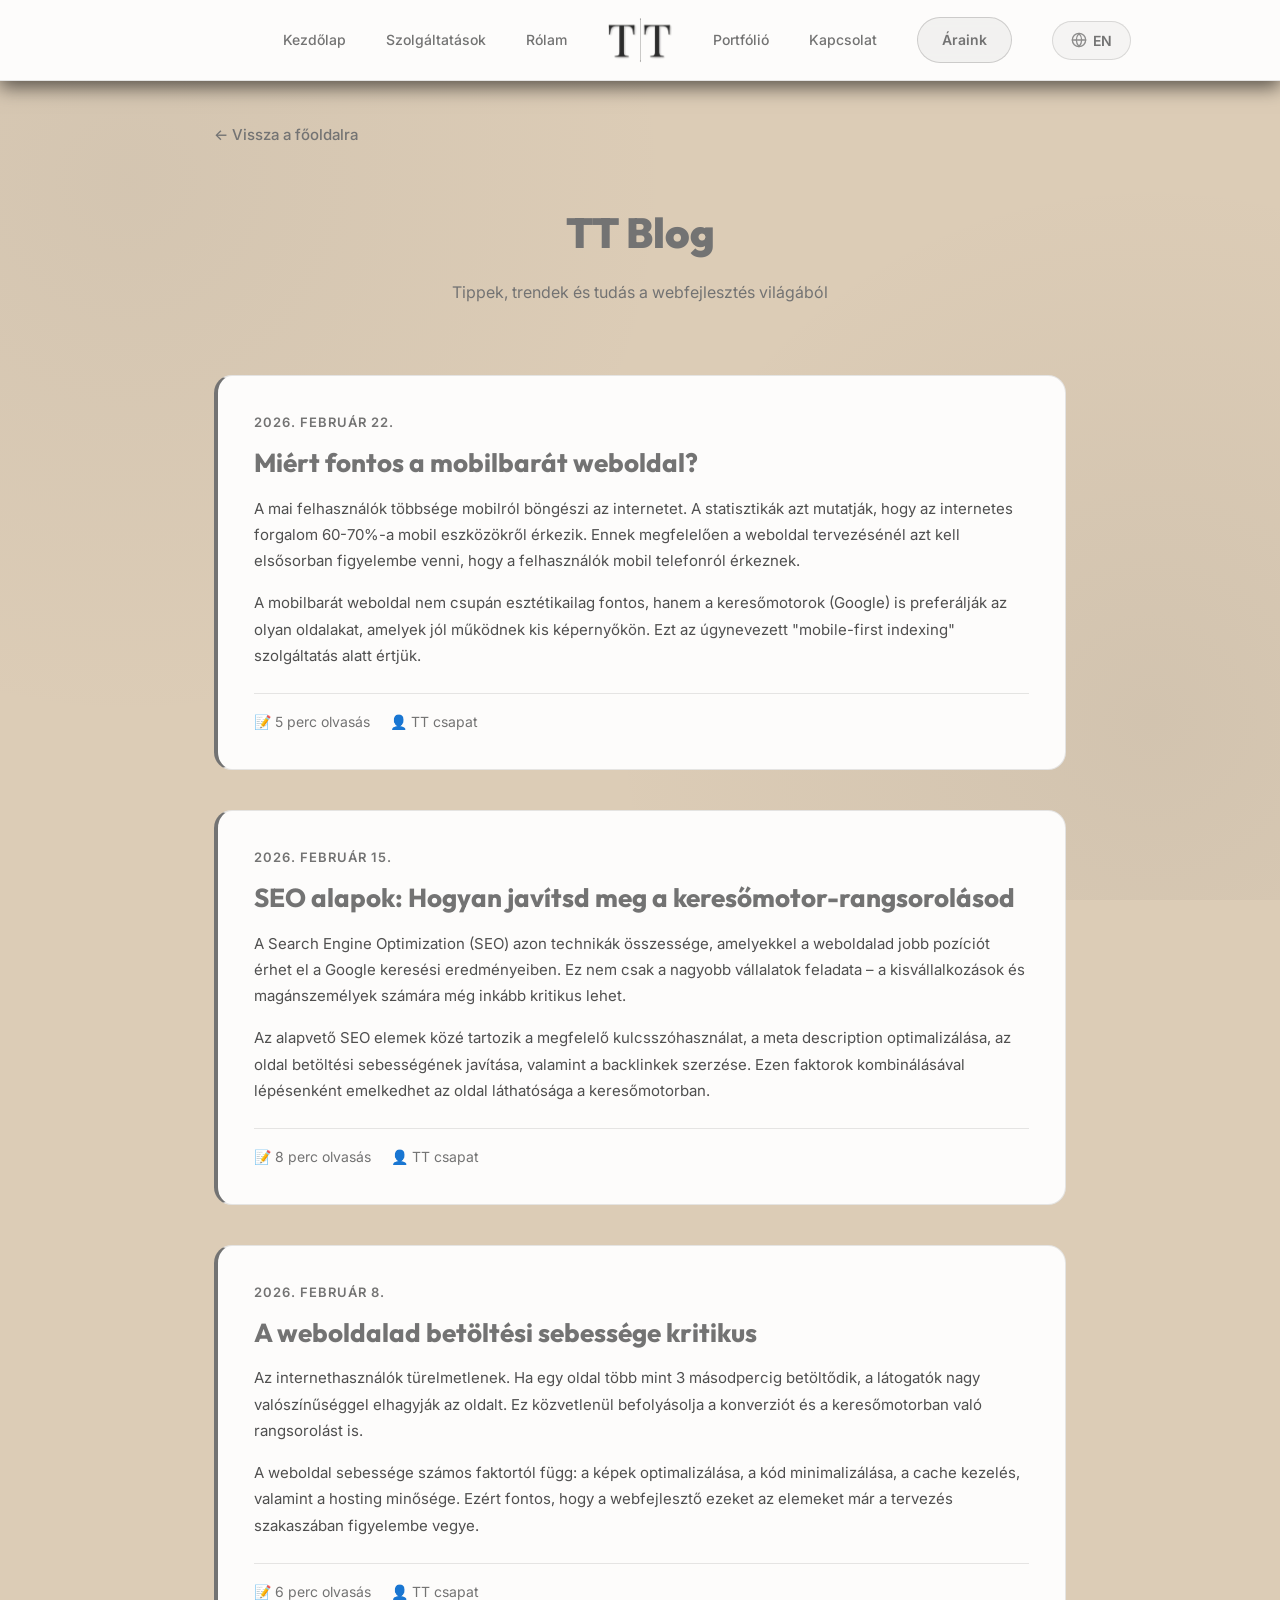
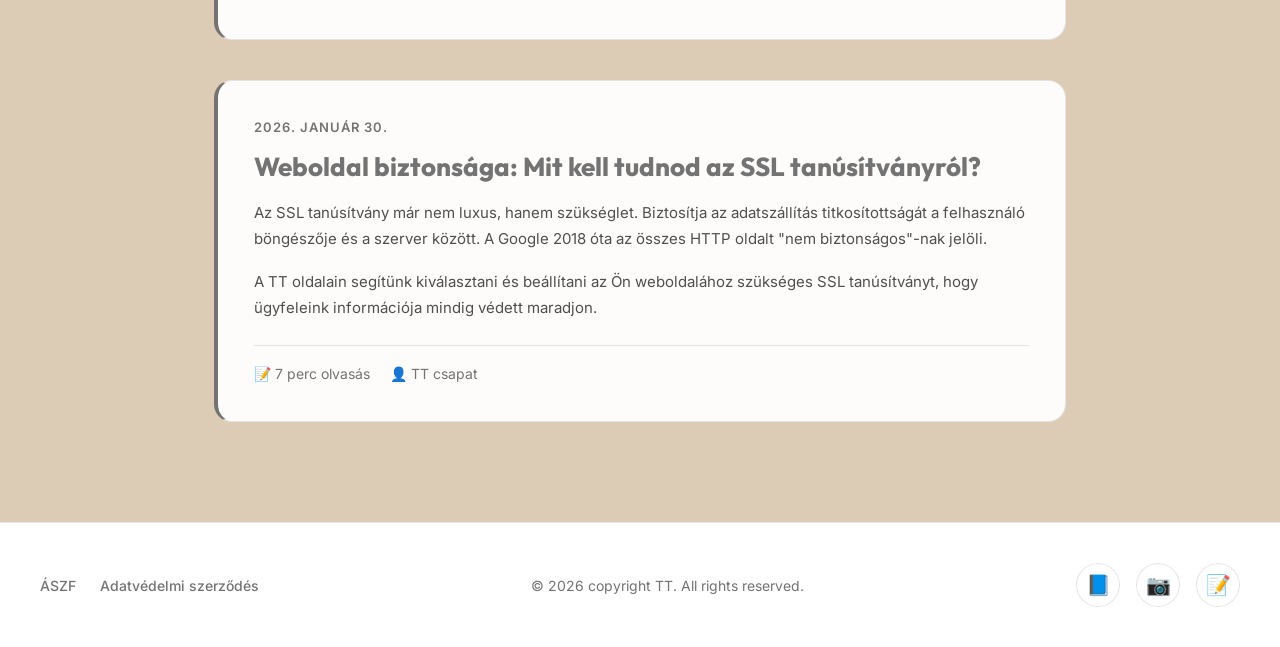
<file: website/blog/index.html>
<!DOCTYPE html>
<html lang="hu">
<head>
    <script id="Cookiebot" src="https://consent.cookiebot.com/uc.js" data-cbid="47a95990-d9e5-43bd-94a2-f0a392b7114c" data-blockingmode="auto" type="text/javascript"></script>
    <meta charset="UTF-8">
    <meta name="viewport" content="width=device-width, initial-scale=1.0">
    <title>Blog - TT</title>
    <link rel="icon" href="/favicon.png" type="image/png">
    <meta name="description" content="Szakmai cikkek, tippek és trendek a modern webfejlesztés, SEO és reszponzív webdesign világából.">
    <link rel="preconnect" href="https://fonts.googleapis.com">
    <link rel="preconnect" href="https://fonts.gstatic.com" crossorigin>
    <link rel="canonical" href="https://www.trefta.com/blog/">
    <link rel="stylesheet" href="/index.css">
    <style>
        .blog-container {
            max-width: 900px;
            margin: 40px auto;
            padding: 0 24px;
        }

        .blog-header {
            text-align: center;
            margin-bottom: 50px;
            padding: 20px 0;
        }

        .blog-header h1 {
            font-family: var(--font-title);
            font-size: 42px;
            font-weight: 850;
            margin-bottom: 12px;
            color: #737373;
            background: none;
            -webkit-text-fill-color: #737373;
        }

        .blog-header p {
            color: var(--muted);
            font-size: 16px;
        }

        .blog-posts {
            display: flex;
            flex-direction: column;
            gap: 40px;
        }

        .blog-post {
            background: var(--panel);
            backdrop-filter: blur(12px);
            -webkit-backdrop-filter: blur(12px);
            border-radius: 18px;
            padding: 36px;
            border: 1px solid var(--border);
            border-left: 4px solid var(--primary-color);
            transition: all 0.3s ease;
        }

        .blog-post:hover {
            transform: translateY(-4px);
            border-color: rgba(var(--primary-rgb), 0.2);
            box-shadow: 0 15px 35px -10px rgba(0, 0, 0, 0.6), var(--glow-shadow);
        }

        .blog-post-date {
            color: var(--primary-color);
            font-size: 13px;
            font-weight: 600;
            margin-bottom: 12px;
            text-transform: uppercase;
            letter-spacing: 1px;
        }

        .blog-post h2 {
            font-family: var(--font-title);
            color: var(--white);
            font-size: 26px;
            font-weight: 750;
            margin-bottom: 16px;
            line-height: 1.3;
        }

        .blog-post p {
            color: var(--text-color);
            line-height: 1.75;
            margin-bottom: 16px;
            font-size: 15px;
        }

        .blog-post-meta {
            display: flex;
            gap: 20px;
            color: var(--muted);
            font-size: 14px;
            margin-top: 24px;
            border-top: 1px solid var(--border);
            padding-top: 16px;
        }

        .read-more {
            color: var(--primary-color);
            text-decoration: none;
            font-weight: 600;
            margin-top: 15px;
            display: inline-block;
            transition: color 0.3s ease;
        }

        .read-more:hover {
            color: var(--white);
        }

        .back-link {
            display: inline-flex;
            align-items: center;
            margin-bottom: 30px;
            color: var(--muted);
            text-decoration: none;
            font-weight: 500;
            transition: color 0.3s ease;
            font-size: 15px;
            gap: 6px;
        }

        .back-link:hover {
            color: var(--white);
        }

        @media (max-width: 768px) {
            .blog-header h1 {
                font-size: 32px;
            }

            .blog-post {
                padding: 24px;
            }

            .blog-post h2 {
                font-size: 22px;
            }
        }
    </style>
</head>
<body>
    <nav class="navbar">
        <div class="navbar-container">
            <div class="nav-panel">
            <ul class="nav-group nav-group-left">
                <li class="nav-item">
                    <a href="/#home" class="nav-link" data-i18n="nav-home">Kezdőlap</a>
                </li>
                <li class="nav-item">
                    <a href="/#services" class="nav-link" data-i18n="nav-services">Szolgáltatások</a>
                </li>
                <li class="nav-item">
                    <a href="/#about" class="nav-link" data-i18n="nav-about">Rólam</a>
                </li>
            </ul>
            <ul class="nav-group nav-group-right">
                <li class="nav-item">
                    <a href="/#portfolio" class="nav-link" data-i18n="nav-portfolio">Portfólió</a>
                </li>
                <li class="nav-item">
                    <a href="/#contact" class="nav-link" data-i18n="nav-contact">Kapcsolat</a>
                </li>
                <li class="nav-item">
                    <a href="/#pricing" class="nav-link nav-link-btn" data-i18n="nav-pricing">Áraink</a>
                </li>
                <li class="nav-item">
                    <button class="lang-toggle-btn" aria-label="Nyelvváltás / Language switch" onclick="toggleLanguage()">
                        <svg class="lang-icon" viewBox="0 0 24 24" width="16" height="16" stroke="currentColor" stroke-width="2" fill="none" stroke-linecap="round" stroke-linejoin="round">
                            <circle cx="12" cy="12" r="10"></circle>
                            <line x1="2" y1="12" x2="22" y2="12"></line>
                            <path d="M12 2a15.3 15.3 0 0 1 4 10 15.3 15.3 0 0 1-4 10 15.3 15.3 0 0 1-4-10 15.3 15.3 0 0 1 4-10z"></path>
                        </svg>
                        <span class="lang-text">EN</span>
                    </button>
                </li>
            </ul>
            </div>
            <div class="navbar-logo">
                <a href="/" class="logo-link" aria-label="TT home">
                    <img src="/logo.png" alt="TT" class="brand-logo">
                </a>
            </div>
            <div class="hamburger" aria-label="Menü megnyitása" role="button" tabindex="0">
                <span></span>
                <span></span>
                <span></span>
            </div>
        </div>
    </nav>

    <div class="blog-container">
        <a href="/" class="back-link" data-i18n="blog-back">← Vissza a főoldalra</a>
        
        <div class="blog-header">
            <h1 data-i18n="blog-title">TT Blog</h1>
            <p data-i18n="blog-subtitle">Tippek, trendek és tudás a webfejlesztés világából</p>
        </div>

        <div class="blog-posts">
            <article class="blog-post">
                <div class="blog-post-date" data-i18n="blog-p1-date">2026. február 22.</div>
                <h2 data-i18n="blog-p1-title">Miért fontos a mobilbarát weboldal?</h2>
                <p data-i18n="blog-p1-desc1">A mai felhasználók többsége mobilről böngészi az internetetet. A statisztikák azt mutatják, hogy az internetes forgalom 60-70%-a mobil eszközökről érkezik. Ennek megfelelően a weboldal tervezésénél azt kell elsősorban figyelembe venni, hogy a felhasználók mobil telefonról érkeznek.</p>
                <p data-i18n="blog-p1-desc2">A mobilbarát weboldal nem csupán esztétikailag fontos, hanem a keresőmotorok (Google) is preferálják az olyan oldalakat, amelyek jól működnek kis képernyőkön. Ezt az úgynevezett "mobile-first indexing" szolgáltatás alatt értjük.</p>
                <div class="blog-post-meta">
                    <span data-i18n="blog-p1-read">📝 5 perc olvasás</span>
                    <span data-i18n="blog-p1-team">TT</span>
                </div>
            </article>

            <article class="blog-post">
                <div class="blog-post-date" data-i18n="blog-p2-date">2026. február 15.</div>
                <h2 data-i18n="blog-p2-title">SEO alapok: Hogyan javítsd meg a keresőmotor-rangsorolásod</h2>
                <p data-i18n="blog-p2-desc1">A Search Engine Optimization (SEO) azon technikák összessége, amelyekkel a weboldalad jobb pozíciót érhet el a Google keresési eredményeiben. Ez nem csak a nagyobb vállalatok feladata – a kisvállalkozások és magánszemélyek számára még inkább kritikus lehet.</p>
                <p data-i18n="blog-p2-desc2">Az alapvető SEO elemek közé tartozik a megfelelő kulcsszóhasználat, a meta description optimalizálása, az oldal betöltési sebességének javítása, valamint a backlinlek szerzése. Ezen faktorok kombinálásával lépésenként emelkedhet az oldal láthatósága a keresőmotorban.</p>
                <div class="blog-post-meta">
                    <span data-i18n="blog-p2-read">📝 8 perc olvasás</span>
                    <span data-i18n="blog-p2-team">TT</span>
                </div>
            </article>

            <article class="blog-post">
                <div class="blog-post-date" data-i18n="blog-p3-date">2026. február 8.</div>
                <h2 data-i18n="blog-p3-title">A weboldalad betöltési sebessége kritikus</h2>
                <p data-i18n="blog-p3-desc1">Az internethasználók türelmetlenek. Ha egy oldal több mint 3 másodpercig betöltődik, a látogatók nagy valószínűséggel elhagyják az oldalt. Ez közvetlenül befolyásolja a konverziót és a keresőmotorban való rangsorolást is.</p>
                <p data-i18n="blog-p3-desc2">A weboldal sebessége számos faktortól függ: a képek optimalizálása, a kód minimalizálása, a cache kezelés, valamint a hosting minősége. Ezért fontos, hogy a webfejlesztő ezeket az elemeket már a tervezés szakaszában figyelembe vegye.</p>
                <div class="blog-post-meta">
                    <span data-i18n="blog-p3-read">📝 6 perc olvasás</span>
                    <span data-i18n="blog-p3-team">TT</span>
                </div>
            </article>

            <article class="blog-post">
                <div class="blog-post-date" data-i18n="blog-p4-date">2026. január 30.</div>
                <h2 data-i18n="blog-p4-title">Weboldal biztonsága: Mit kell tudnod a SSL tanúsítványról?</h2>
                <p data-i18n="blog-p4-desc1">Az SSL tanúsítvány már nem luxus, hanem szükséglet. Biztosítja az adatszállítás titkosítottságát a felhasználó böngészője és a szerver között. A Google 2018 óta az összes HTTP oldalt "nem biztonságos"-nak jelöli.</p>
                <p data-i18n="blog-p4-desc2">A TT oldalain segítünk kiválasztani és beállítani az Ön weboldalához szükséges SSL tanúsítványt, hogy ügyfeleink információja mindig védett maradjon.</p>
                <div class="blog-post-meta">
                    <span data-i18n="blog-p4-read">📝 7 perc olvasás</span>
                    <span data-i18n="blog-p4-team">TT</span>
                </div>
            </article>
        </div>
    </div>

    <footer class="footer">
        <div class="footer-content">
            <div class="footer-legal">
                <a href="/aszf/" class="footer-link" target="_blank" rel="noopener noreferrer" data-i18n="footer-gtc">ÁSZF</a>
                <a href="/adatvedelmi/" class="footer-link" target="_blank" rel="noopener noreferrer" data-i18n="footer-privacy">Adatvédelmi szerződés</a>
            </div>
            <p>&copy; 2026 copyright TT. All rights reserved.</p>
            <div class="social-links">
                <a href="https://www.facebook.com/profile.php?id=61595757141897" target="_blank" rel="noopener noreferrer" class="social-link" aria-label="Facebook">
                    📘
                </a>
                <a href="hhttps://www.instagram.com/treftaa?cplk=MWZpdnNjNWs0dzUwdw%3D%3D" target="_blank" rel="noopener noreferrer" class="social-link" aria-label="Instagram">
                    📷
                </a>
                <a href="/blog/" class="social-link" aria-label="Blog">
                    📝
                </a>
            </div>
        </div>
    </footer>

    <script src="/index.js"></script>
</body>
</html>
</file>
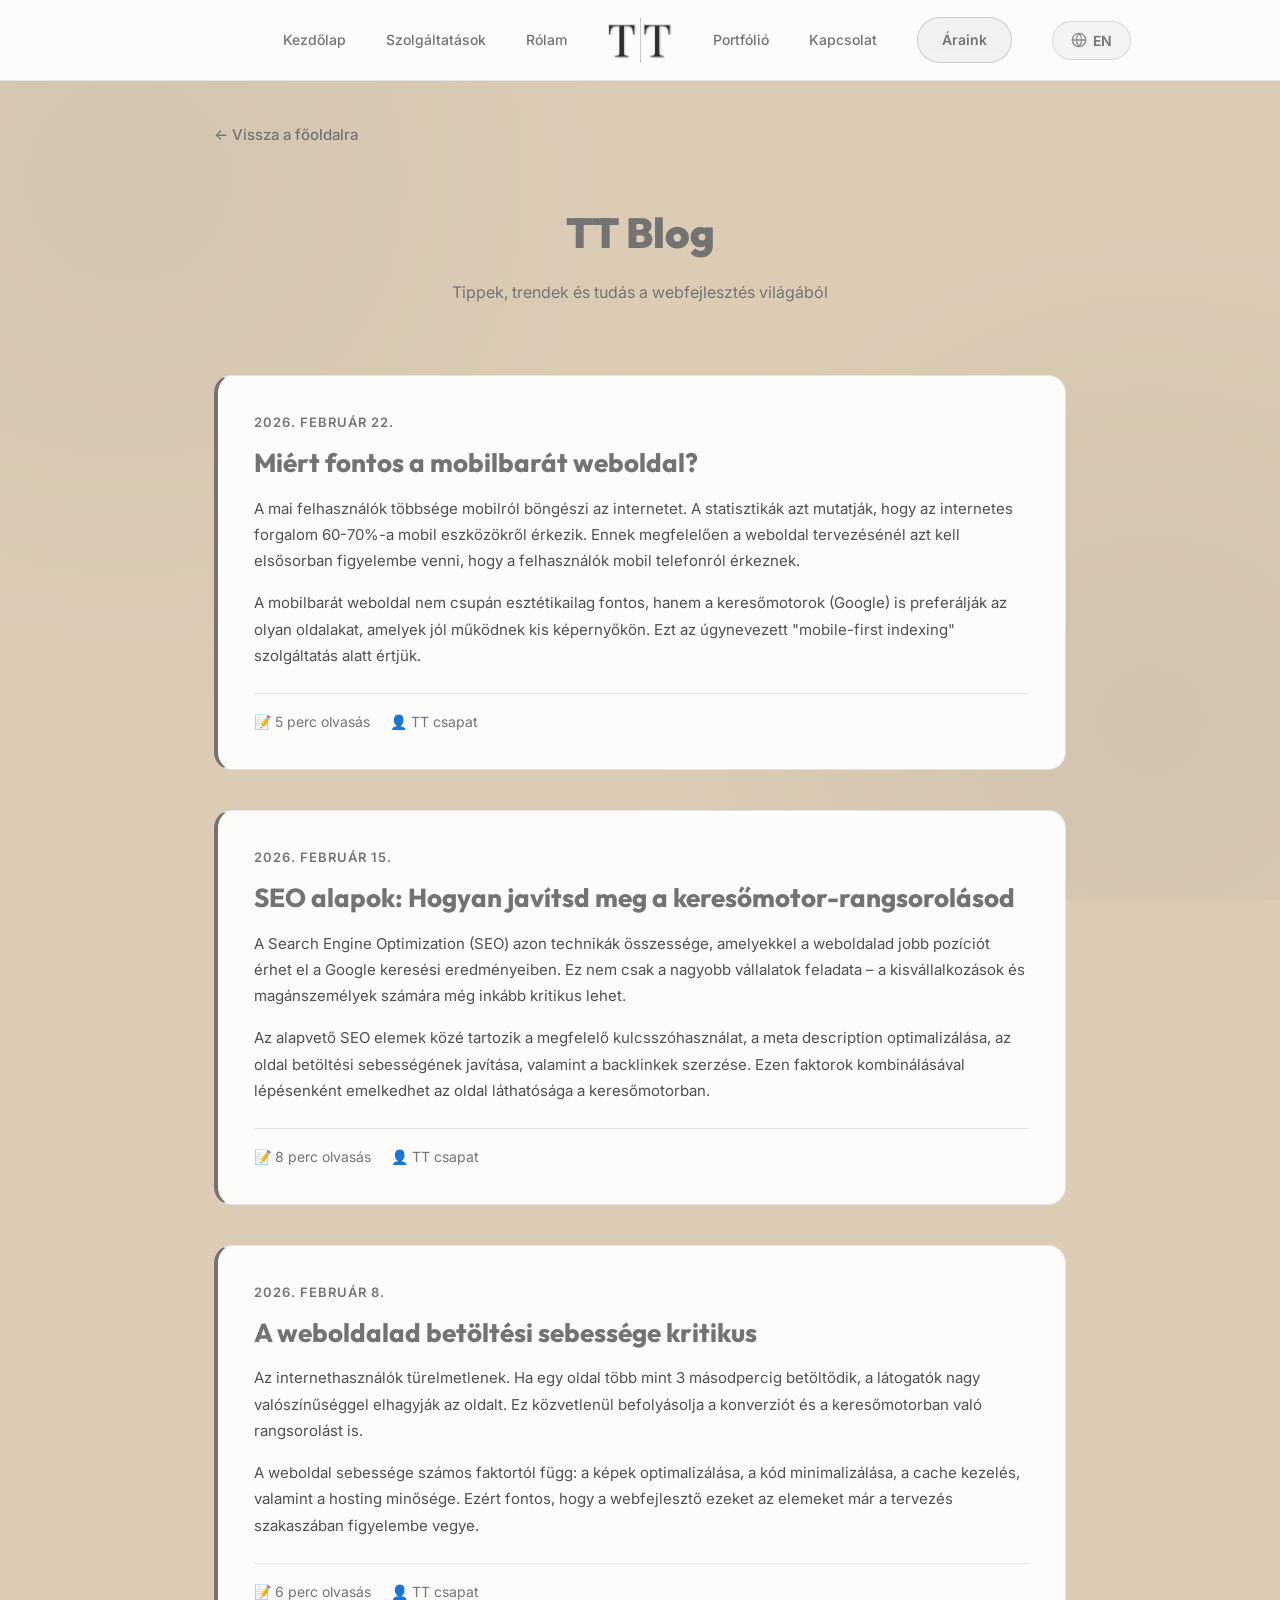
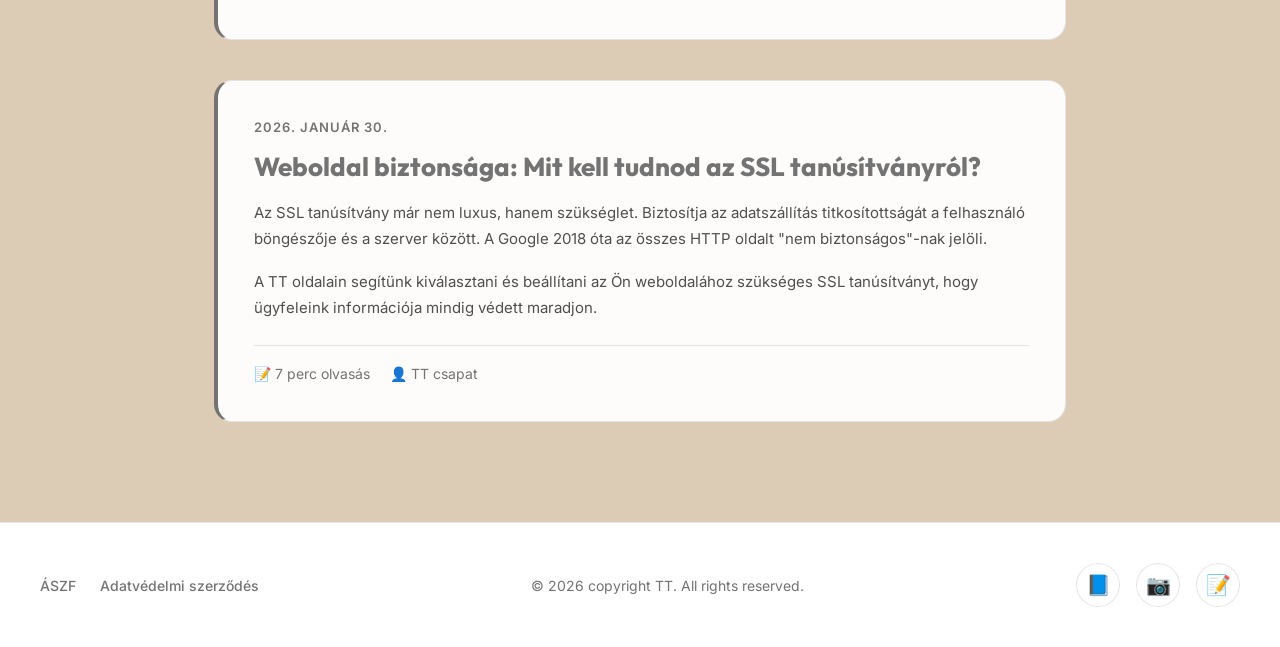
<file: blog.html>
<!DOCTYPE html>
<html lang="hu">
<head>
    <meta charset="UTF-8">
    <meta name="viewport" content="width=device-width, initial-scale=1.0">
    <meta http-equiv="refresh" content="0; url=/blog/">
    <link rel="canonical" href="https://www.trefta.com/blog/">
    <title>Blog - TT</title>
</head>
<body>
    <p>A blog új címe: <a href="/blog/">www.trefta.com/blog/</a></p>
</body>
</html>
</file>
<file: index.css>
@import url('https://fonts.googleapis.com/css2?family=Inter:wght@300;400;500;600;700&family=Outfit:wght@400;500;600;700;800;900&display=swap');

* {
	margin: 0;
	padding: 0;
	box-sizing: border-box;
}

:root {
	--bg: #DCCCB6;
	--bg-rgb: 220, 204, 182;
	--panel: rgba(255, 255, 255, 0.94);
	--panel-opaque: #ffffff;
	--primary-color: #737373;
	--primary-rgb: 115, 115, 115;
	--secondary-color: #5c5c5c;
	--secondary-rgb: 92, 92, 92;
	--on-primary: #ffffff;
	--accent-color: #737373;
	--text-color: #4f4f4f;
	--muted: #737373;
	--white: #737373;
	--border: rgba(115, 115, 115, 0.18);
	--border-hover: rgba(115, 115, 115, 0.36);
	--shadow: 0 10px 30px -12px rgba(115, 115, 115, 0.35);
	--glow-shadow: 0 0 25px rgba(115, 115, 115, 0.12);
	--font-title: 'Outfit', sans-serif;
	--font-body: 'Inter', sans-serif;
}

body {
	font-family: var(--font-body);
	line-height: 1.65;
	color: var(--text-color);
	background-color: var(--bg);
	background-image: 
		radial-gradient(circle at 10% 20%, rgba(var(--primary-rgb), 0.08) 0%, transparent 40%),
		radial-gradient(circle at 90% 80%, rgba(var(--secondary-rgb), 0.08) 0%, transparent 40%);
	background-attachment: fixed;
	overflow-x: hidden;
}

html {
	scroll-behavior: smooth;
	scroll-padding-top: 80px;
	overflow-x: clip;
}

section {
	scroll-margin-top: 80px;
}

/* Animations */
@keyframes fadeInUp {
	from {
		opacity: 0;
		transform: translateY(20px);
	}
	to {
		opacity: 1;
		transform: translateY(0);
	}
}

@keyframes pulseGlow {
	0%, 100% {
		box-shadow: 0 0 15px rgba(var(--primary-rgb), 0.3);
	}
	50% {
		box-shadow: 0 0 25px rgba(var(--primary-rgb), 0.6);
	}
}

/* Scrollbar */
::-webkit-scrollbar {
	width: 10px;
}
::-webkit-scrollbar-track {
	background: var(--bg);
}
::-webkit-scrollbar-thumb {
	background: rgba(255, 255, 255, 0.1);
	border-radius: 5px;
	border: 2px solid var(--bg);
}
::-webkit-scrollbar-thumb:hover {
	background: var(--primary-color);
}

/* Header & Navbar */
.navbar {
	background: var(--panel);
	backdrop-filter: blur(12px);
	-webkit-backdrop-filter: blur(12px);
	border-bottom: 1px solid var(--border);
	position: sticky;
	top: 0;
	z-index: 100;
	transition: all 0.3s ease;
}

.navbar-container {
	max-width: 1320px;
	width: 100%;
	margin: 0 auto;
	padding: 0 28px;
	display: grid;
	grid-template-columns: 1fr auto 1fr;
	align-items: center;
	height: 80px;
	column-gap: 24px;
}

.nav-panel {
	display: contents;
}

.navbar-logo {
	grid-column: 2;
	grid-row: 1;
	z-index: 2;
	padding: 0 16px;
}

.navbar-logo a {
	text-decoration: none;
	display: flex;
	align-items: center;
	gap: 8px;
}

.brand-logo {
	height: 46px;
	width: auto;
	display: block;
}

.hero-logo {
	display: block;
	height: 168px;
	width: auto;
	margin: 0 auto 28px;
}

.logo-text {
	font-family: var(--font-title);
	font-size: 22px;
	font-weight: 800;
	color: #737373;
	letter-spacing: -0.5px;
}

.nav-group {
	display: flex;
	list-style: none;
	gap: 40px;
	align-items: center;
	grid-row: 1;
	min-width: 0;
	width: max-content;
}

.nav-group-left {
	grid-column: 1;
	justify-self: end;
}

.nav-group-right {
	grid-column: 3;
	justify-self: start;
}

.nav-item {
	position: relative;
}

.nav-link {
	color: var(--muted);
	text-decoration: none;
	font-weight: 500;
	font-size: 14px;
	transition: color 0.25s ease;
	padding: 8px 0;
	display: inline-block;
}

.nav-link:hover {
	color: var(--white);
}

.nav-link::after {
	content: '';
	position: absolute;
	width: 0;
	height: 2px;
	bottom: -2px;
	left: 0;
	background: linear-gradient(90deg, var(--primary-color), var(--secondary-color));
	transition: width 0.3s ease;
	border-radius: 2px;
}

.nav-link:hover::after {
	width: 100%;
}

.nav-link-btn {
	background: rgba(var(--primary-rgb), 0.08) !important;
	color: var(--white) !important;
	border: 1px solid rgba(var(--primary-rgb), 0.3) !important;
	padding: 10px 24px !important;
	border-radius: 30px !important;
	font-weight: 600 !important;
	transition: all 0.3s ease !important;
}

.nav-link-btn:hover {
	background: rgba(var(--primary-rgb), 0.2) !important;
	border-color: var(--primary-color) !important;
	box-shadow: 0 0 15px rgba(var(--primary-rgb), 0.2);
	transform: translateY(-1px);
}

.nav-link-btn::after {
	display: none !important;
}

.lang-toggle-btn {
	background: rgba(115, 115, 115, 0.06) !important;
	color: #737373 !important;
	border: 1px solid rgba(115, 115, 115, 0.22) !important;
	padding: 10px 18px !important;
	border-radius: 30px !important;
	font-weight: 600 !important;
	cursor: pointer;
	font-family: var(--font-body);
	font-size: 14px;
	transition: all 0.3s ease !important;
	display: inline-flex;
	align-items: center;
	gap: 6px;
}

.lang-toggle-btn:hover {
	background: rgba(115, 115, 115, 0.12) !important;
	border-color: rgba(115, 115, 115, 0.4) !important;
	transform: translateY(-1px);
}

.lang-icon {
	opacity: 0.8;
	transition: transform 0.3s ease;
}

.lang-toggle-btn:hover .lang-icon {
	transform: rotate(15deg);
}

.hamburger {
	display: none;
	flex-direction: column;
	cursor: pointer;
	gap: 5px;
}

.hamburger span {
	width: 24px;
	height: 2px;
	background: var(--text-color);
	transition: all 0.3s ease;
	border-radius: 2px;
}

.hamburger.active span:nth-child(1) {
	transform: translateY(7px) rotate(45deg);
}

.hamburger.active span:nth-child(2) {
	opacity: 0;
}

.hamburger.active span:nth-child(3) {
	transform: translateY(-7px) rotate(-45deg);
}

/* Hero Section */
.hero {
	position: relative;
	padding: 130px 24px 100px;
	text-align: center;
	min-height: calc(100vh - 76px);
	display: flex;
	align-items: center;
	justify-content: center;
	background: radial-gradient(circle at top, rgba(var(--primary-rgb), 0.12) 0%, transparent 60%);
	overflow: hidden;
}

.hero::before {
	content: '';
	position: absolute;
	top: 20%;
	left: 50%;
	transform: translate(-50%, -50%);
	width: 400px;
	height: 400px;
	background: radial-gradient(circle, rgba(var(--secondary-rgb), 0.08) 0%, transparent 70%);
	pointer-events: none;
	z-index: 0;
}

.hero-content {
	max-width: 850px;
	z-index: 1;
	animation: fadeInUp 0.8s ease-out;
}

.hero-content h1 {
	font-family: var(--font-title);
	font-size: 56px;
	font-weight: 900;
	line-height: 1.15;
	margin-bottom: 24px;
	letter-spacing: -1.5px;
	color: #737373;
}

.hero-content p {
	font-size: 20px;
	margin-bottom: 12px;
	color: var(--text-color);
	font-weight: 400;
}

.hero-subtitle {
	font-size: 16px;
	margin-bottom: 40px;
	color: var(--muted) !important;
}

.hero-buttons {
	display: flex;
	gap: 16px;
	justify-content: center;
	flex-wrap: wrap;
}

.cta-button {
	position: relative;
	overflow: hidden;
	background: linear-gradient(135deg, var(--primary-color), var(--secondary-color));
	color: var(--on-primary);
	text-decoration: none;
	padding: 16px 72px;
	min-width: 340px;
	font-size: 16px;
	border: none;
	border-radius: 30px;
	cursor: pointer;
	font-weight: 600;
	transition: all 0.4s cubic-bezier(0.165, 0.84, 0.44, 1);
	box-shadow: 0 4px 20px rgba(var(--primary-rgb), 0.3), 0 0 0 1px rgba(255, 255, 255, 0.1) inset;
	display: inline-flex;
	align-items: center;
	justify-content: center;
	gap: 10px;
}

.cta-button::after {
	content: '';
	position: absolute;
	top: 0;
	left: -50%;
	width: 200%;
	height: 100%;
	background: linear-gradient(
		to right,
		rgba(255, 255, 255, 0) 0%,
		rgba(255, 255, 255, 0.25) 50%,
		rgba(255, 255, 255, 0) 100%
	);
	transform: skewX(-25deg);
	transition: 0.75s;
	opacity: 0;
}

.cta-button:hover {
	transform: translateY(-3px) scale(1.02);
	box-shadow: 0 10px 25px rgba(var(--primary-rgb), 0.4), 0 0 15px rgba(var(--secondary-rgb), 0.2), 0 0 0 1px rgba(255, 255, 255, 0.2) inset;
}

.cta-button:hover::after {
	left: 125%;
	opacity: 1;
	transition: all 0.75s ease-in-out;
}

.cta-icon {
	transition: transform 0.3s cubic-bezier(0.165, 0.84, 0.44, 1);
}

.cta-button:hover .cta-icon {
	transform: translateX(4px);
}

/* Sections - General spacing */
.products-preview {
	max-width: 1200px;
	margin: 100px auto;
	padding: 0 24px;
}

.products-preview h2 {
	text-align: center;
	font-family: var(--font-title);
	font-size: 38px;
	font-weight: 800;
	margin-bottom: 16px;
	letter-spacing: -0.5px;
	color: var(--white);
}

.portfolio-preview h2 {
	margin-bottom: 8px;
}

.portfolio-hint {
	margin: 0;
	color: var(--muted);
	font-size: 13px;
	text-align: center;
}

.portfolio-preview .products-grid {
	margin-top: 28px;
}

/* Grid & Cards (Shared by Services, Pricing, Portfolio) */
.products-grid {
	display: grid;
	grid-template-columns: repeat(auto-fit, minmax(300px, 1fr));
	gap: 28px;
	margin-top: 40px;
}

.product-card {
	background: var(--panel);
	backdrop-filter: blur(12px);
	-webkit-backdrop-filter: blur(12px);
	border-radius: 20px;
	padding: 36px 28px;
	text-align: center;
	box-shadow: var(--shadow);
	transition: all 0.3s cubic-bezier(0.4, 0, 0.2, 1);
	cursor: pointer;
	border: 1px solid var(--border);
	position: relative;
	overflow: hidden;
}

.product-card:hover {
	transform: translateY(-6px);
	border-color: rgba(var(--primary-rgb), 0.3);
	box-shadow: 0 20px 40px -15px rgba(0, 0, 0, 0.8), 0 0 30px rgba(var(--primary-rgb), 0.15);
}

.product-image {
	font-size: 32px;
	width: 68px;
	height: 68px;
	margin: 0 auto 24px;
	background: rgba(255, 255, 255, 0.02);
	border: 1px solid var(--border);
	border-radius: 50%;
	display: flex;
	align-items: center;
	justify-content: center;
	transition: all 0.3s ease;
	box-shadow: inset 0 2px 4px rgba(255, 255, 255, 0.04);
}

.product-card:hover .product-image {
	background: rgba(var(--primary-rgb), 0.1);
	border-color: rgba(var(--primary-rgb), 0.3);
	transform: scale(1.08);
}

.product-card h3 {
	font-family: var(--font-title);
	color: var(--white);
	margin-bottom: 12px;
	font-size: 22px;
	font-weight: 700;
}

.product-card p {
	color: var(--muted);
	font-size: 15px;
	line-height: 1.6;
}

/* Pricing Specializations */
.pricing h2 {
	margin-bottom: 8px;
}

.pricing-subtitle {
	text-align: center;
	color: var(--muted);
	font-size: 16px;
	margin-bottom: 40px;
}

.pricing .price {
	font-family: var(--font-title);
	font-size: 28px;
	font-weight: 800;
	color: #737373;
	margin: 16px 0 24px;
}

.price-features {
	list-style: none;
	padding: 0;
	margin: 0;
	display: flex;
	flex-direction: column;
	gap: 12px;
	color: var(--muted);
	font-size: 15px;
	text-align: left;
	border-top: 1px solid var(--border);
	padding-top: 24px;
}

.price-features li {
	display: flex;
	align-items: center;
	gap: 10px;
}

.price-features li::before {
	content: '✓';
	color: var(--primary-color);
	font-weight: bold;
	font-size: 14px;
}

.pricing-note {
	text-align: center;
	color: var(--muted);
	font-size: 14px;
	margin-top: 32px;
}

/* Popular pricing highlight */
.product-card.popular {
	border-color: rgba(var(--primary-rgb), 0.4);
	box-shadow: 0 15px 35px -10px rgba(var(--primary-rgb), 0.2), var(--shadow);
}

.product-card.popular::before {
	content: 'NÉPSZERŰ';
	position: absolute;
	top: 16px;
	right: 16px;
	background: linear-gradient(135deg, var(--primary-color), var(--secondary-color));
	color: var(--on-primary);
	font-size: 10px;
	font-weight: 700;
	padding: 4px 12px;
	border-radius: 20px;
	letter-spacing: 0.5px;
}

/* About Section */
.about-section {
	max-width: 800px;
	margin: 100px auto;
	padding: 0 24px;
	scroll-margin-top: 80px;
}

.about-container {
	display: block;
}

.about-text-content h2 {
	font-family: var(--font-title);
	font-size: 38px;
	font-weight: 800;
	color: var(--white);
	margin-bottom: 24px;
	position: relative;
	display: inline-block;
}

.about-text-content h2::after {
	content: '';
	position: absolute;
	left: 0;
	bottom: -6px;
	width: 60px;
	height: 3px;
	background: linear-gradient(90deg, var(--primary-color), var(--secondary-color));
	border-radius: 2px;
}

.about-text-content p {
	font-size: 16px;
	color: var(--muted);
	line-height: 1.8;
	margin-bottom: 20px;
}

.about-text-content .about-lead {
	font-family: var(--font-title);
	font-size: 20px;
	font-weight: 600;
	color: var(--white);
	margin-bottom: 22px;
}

.about-text-content .about-tagline {
	color: var(--text-color);
	font-weight: 600;
}

.about-text-content p:last-child {
	margin-bottom: 0;
}

/* Contact Section */
.contact-section {
	max-width: 1200px;
	margin: 100px auto;
	padding: 0 24px;
	scroll-margin-top: 80px;
}

.contact-container {
	display: grid;
	grid-template-columns: 1fr 1.1fr;
	gap: 50px;
	background: var(--panel);
	backdrop-filter: blur(12px);
	-webkit-backdrop-filter: blur(12px);
	border: 1px solid var(--border);
	border-radius: 24px;
	padding: 56px;
	box-shadow: var(--shadow);
}

.contact-info {
	display: flex;
	flex-direction: column;
	justify-content: center;
}

.contact-info h2 {
	font-family: var(--font-title);
	font-size: 38px;
	font-weight: 800;
	color: var(--white);
	margin-bottom: 16px;
	text-align: left;
}

.contact-description {
	color: var(--muted);
	font-size: 16px;
	margin-bottom: 36px;
	line-height: 1.65;
}

.contact-details {
	display: flex;
	flex-direction: column;
	gap: 24px;
}

.contact-item {
	display: flex;
	align-items: center;
	gap: 16px;
}

.contact-icon {
	width: 52px;
	height: 52px;
	border-radius: 14px;
	background: rgba(var(--primary-rgb), 0.08);
	border: 1px solid rgba(var(--primary-rgb), 0.2);
	display: flex;
	align-items: center;
	justify-content: center;
	font-size: 22px;
}

.contact-item h4 {
	color: var(--white);
	font-size: 14px;
	font-weight: 600;
	margin-bottom: 4px;
}

.contact-item a {
	color: var(--primary-color);
	text-decoration: none;
	font-weight: 500;
	transition: color 0.2s ease;
	font-size: 15px;
}

.contact-item a:hover {
	color: var(--white);
}

.contact-form-container {
	background: #ffffff;
	border: 1px solid var(--border);
	border-radius: 20px;
	padding: 36px;
}

.contact-form {
	display: flex;
	flex-direction: column;
	gap: 20px;
}

.form-group {
	display: flex;
	flex-direction: column;
	gap: 8px;
}

.form-group label {
	font-size: 14px;
	font-weight: 500;
	color: var(--text-color);
}

.form-group input,
.form-group textarea {
	background: #ffffff;
	border: 1px solid var(--border);
	border-radius: 10px;
	padding: 14px 16px;
	color: var(--white);
	font-family: var(--font-body);
	font-size: 14px;
	transition: all 0.3s ease;
}

.form-group input:focus,
.form-group textarea:focus {
	outline: none;
	border-color: var(--primary-color);
	background: rgba(var(--primary-rgb), 0.02);
	box-shadow: 0 0 12px rgba(var(--primary-rgb), 0.15);
}

.submit-button {
	background: linear-gradient(135deg, var(--primary-color), var(--secondary-color));
	color: var(--on-primary);
	border: none;
	border-radius: 10px;
	padding: 16px 20px;
	font-family: var(--font-body);
	font-weight: 600;
	font-size: 16px;
	cursor: pointer;
	transition: all 0.3s ease;
	margin-top: 8px;
	box-shadow: 0 4px 15px rgba(var(--primary-rgb), 0.2);
}

.submit-button:hover {
	transform: translateY(-2px);
	box-shadow: 0 6px 20px rgba(var(--primary-rgb), 0.4);
}

/* Footer Section */
.footer {
	background: var(--panel-opaque);
	border-top: 1px solid var(--border);
	padding: 40px 24px;
	margin-top: 100px;
}

.footer-content {
	max-width: 1200px;
	margin: 0 auto;
	display: flex;
	justify-content: space-between;
	align-items: center;
	gap: 24px;
}

.footer-legal {
	display: flex;
	gap: 24px;
}

.footer-link {
	color: var(--muted);
	text-decoration: none;
	font-size: 14px;
	transition: color 0.25s ease;
	font-weight: 500;
}

.footer-link:hover {
	color: var(--white);
}

.footer-content p {
	color: var(--muted);
	font-size: 14px;
	text-align: center;
	flex: 1;
}

.social-links {
	display: flex;
	gap: 16px;
}

.social-link {
	display: inline-flex;
	align-items: center;
	justify-content: center;
	width: 44px;
	height: 44px;
	border-radius: 50%;
	background: rgba(255, 255, 255, 0.02);
	font-size: 20px;
	text-decoration: none;
	transition: all 0.3s ease;
	border: 1px solid var(--border);
}

.social-link:hover {
	background: rgba(var(--primary-rgb), 0.1);
	border-color: rgba(var(--primary-rgb), 0.3);
	transform: translateY(-3px);
	box-shadow: 0 5px 15px rgba(var(--primary-rgb), 0.15);
}

/* Responsive Media Queries */
@media (max-width: 992px) {
	.about-container {
		grid-template-columns: 1fr;
		gap: 48px;
	}

	.about-text-content {
		text-align: center;
	}

	.about-text-content h2::after {
		left: 50%;
		transform: translateX(-50%);
	}
}

@media (max-width: 1100px) {
	html {
		scroll-padding-top: calc(70px + env(safe-area-inset-top));
	}

	.navbar {
		padding-top: env(safe-area-inset-top);
	}

	.navbar-container {
		display: flex;
		justify-content: center;
		height: 70px;
		padding: 0 max(20px, env(safe-area-inset-right)) 0 max(20px, env(safe-area-inset-left));
	}

	.navbar-logo {
		position: absolute;
		left: 50%;
		top: 50%;
		transform: translate(-50%, -50%);
		padding: 0;
	}

	.hamburger {
		position: absolute;
		right: max(8px, env(safe-area-inset-right));
		top: 50%;
		transform: translateY(-50%);
		z-index: 3;
		width: 44px;
		height: 44px;
		align-items: center;
		justify-content: center;
	}

	.nav-panel {
		display: flex;
		flex-direction: column;
		position: absolute;
		top: 100%;
		left: 0;
		right: 0;
		background: var(--panel-opaque);
		width: 100%;
		text-align: center;
		gap: 2px;
		padding: 12px max(16px, env(safe-area-inset-right)) 16px max(16px, env(safe-area-inset-left));
		box-shadow: var(--shadow);
		border-bottom: 1px solid var(--border);
		max-height: calc(100dvh - 70px - env(safe-area-inset-top));
		overflow-y: auto;
		z-index: 250;
		visibility: hidden;
		pointer-events: none;
	}

	.nav-panel.active {
		visibility: visible;
		pointer-events: auto;
	}

	.nav-group {
		flex-direction: column;
		width: 100%;
		gap: 2px;
		justify-content: flex-start;
	}

	.nav-item {
		padding: 2px 0;
		width: 100%;
	}

	.nav-link {
		display: block;
		padding: 12px 8px;
	}

	.nav-link::after {
		display: none;
	}

	.nav-link-btn {
		display: inline-block;
	}

	.lang-toggle-btn {
		padding: 12px 28px !important;
		font-size: 15px;
	}

	.hamburger {
		display: flex;
	}

	.hero {
		padding-top: 100px;
	}

	.hero-content h1 {
		font-size: 38px;
	}

	.hero-logo {
		height: 120px;
	}

	.hero-content p {
		font-size: 16px;
	}

	.products-preview {
		margin: 60px auto;
	}

	.products-preview h2,
	.about-text-content h2 {
		font-size: 30px;
	}

	.products-grid {
		grid-template-columns: repeat(2, minmax(0, 1fr));
		gap: 20px;
	}

	.product-card,
	.contact-container,
	.contact-form-container {
		min-width: 0;
	}

	.price-features li {
		align-items: flex-start;
	}

	.contact-container {
		grid-template-columns: 1fr;
		padding: 36px 24px;
		gap: 36px;
	}

	.contact-info h2 {
		font-size: 30px;
	}

	.footer-content {
		flex-direction: column;
		text-align: center;
		gap: 20px;
	}

	.footer-legal {
		flex-wrap: wrap;
		justify-content: center;
		gap: 16px;
	}

	.footer-content p {
		flex: none;
		order: 2;
	}

	.social-links {
		justify-content: center;
		order: 3;
	}

	.footer {
		padding-bottom: max(40px, calc(24px + env(safe-area-inset-bottom)));
	}
}

@media (max-width: 1100px) and (min-width: 900px) {
	.contact-container {
		grid-template-columns: 1fr 1.1fr;
		padding: 40px 28px;
		gap: 28px;
	}
}

@media (max-width: 700px) {
	.products-grid {
		grid-template-columns: 1fr;
	}

	.form-group input,
	.form-group textarea {
		font-size: 16px;
	}
}

@media (max-width: 480px) {
	.hero {
		padding: 88px 16px 72px;
	}

	.hero-content h1 {
		font-size: 30px;
	}

	.hero-logo {
		height: 104px;
		margin-bottom: 20px;
	}

	.hero-buttons {
		flex-direction: column;
		gap: 12px;
	}

	.cta-button {
		width: 100%;
		min-width: 0;
		padding: 14px 24px;
	}

	.products-preview,
	.about-section,
	.contact-section {
		padding-left: 16px;
		padding-right: 16px;
	}

	.product-card {
		padding: 28px 18px;
	}

	.contact-container {
		padding: 24px 16px;
	}

	.contact-form-container {
		padding: 24px 16px;
	}

	.contact-item a,
	.footer-content p,
	.footer-link {
		overflow-wrap: anywhere;
	}
}

@media (max-width: 900px) and (max-height: 500px) {
	.hero {
		min-height: 0;
		padding: 36px 20px;
	}

	.hero-logo {
		height: 72px;
		margin-bottom: 12px;
	}

	.hero-subtitle {
		margin-bottom: 20px;
	}
}

.product-card-link {
	display: block;
	text-decoration: none;
	color: inherit;
}

.hero-content h1,
.pricing .price,
.blog-header h1 {
	background: none;
	-webkit-text-fill-color: #737373;
	color: #737373;
}
</file>
